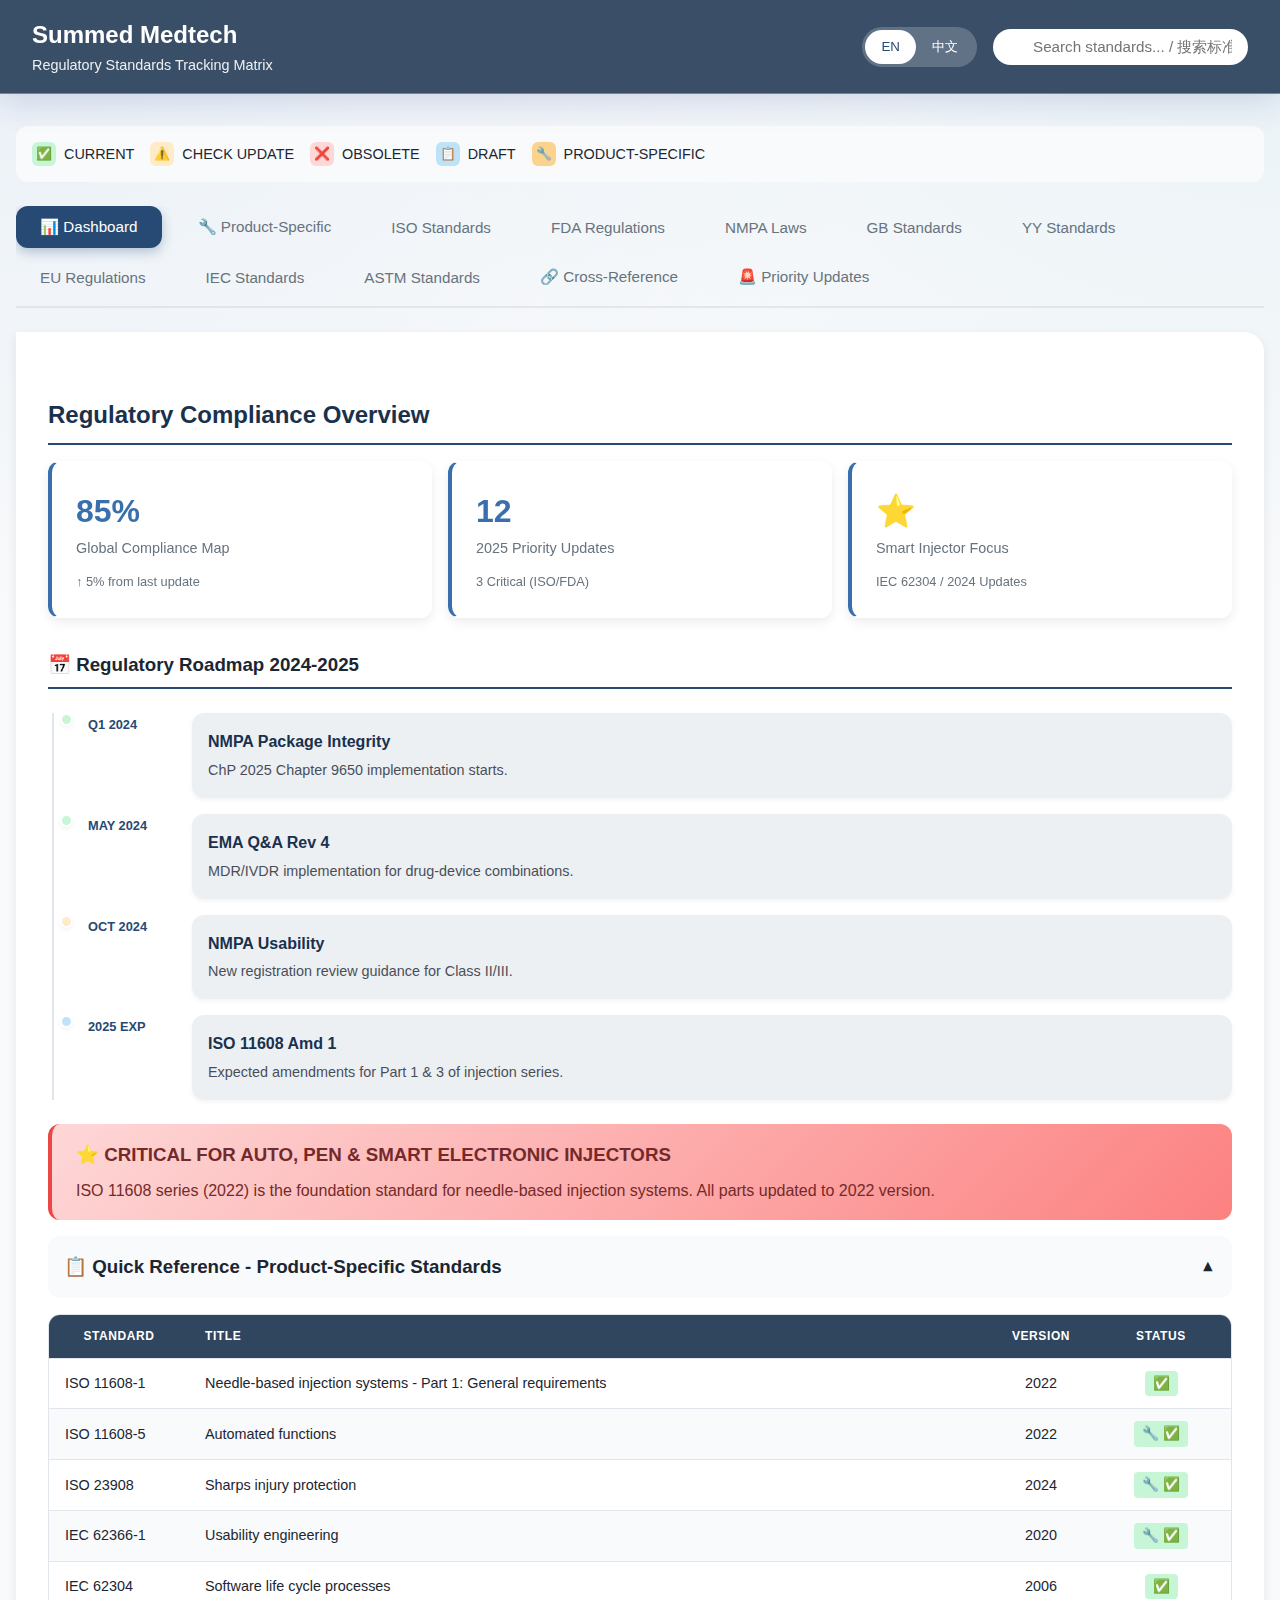
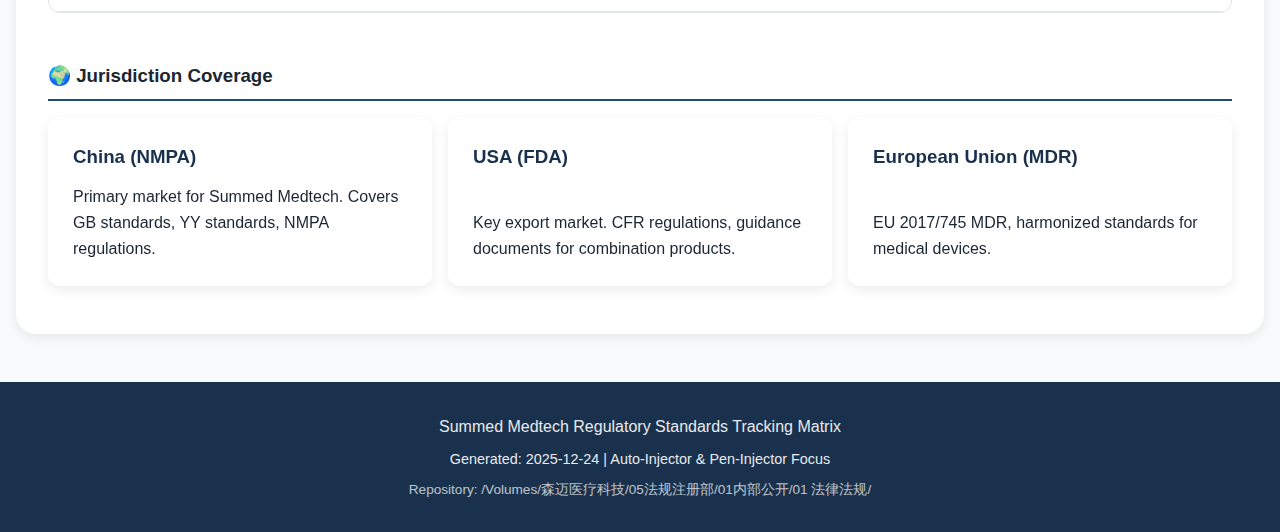
<file: index.html>
<!DOCTYPE html>
<html lang="en">

<head>
    <meta charset="UTF-8">
    <meta name="viewport" content="width=device-width, initial-scale=1.0">
    <meta name="description"
        content="Summed Medtech Regulatory Standards Tracking Matrix - Auto-Injector & Pen-Injector Compliance">
    <meta name="author" content="Summed Medtech">
    <title>Summed Medtech Regulatory Tracker | 森迈医疗科技 - 法规标准跟踪系统</title>

    <!-- External CSS -->
    <link rel="stylesheet" href="css/styles.css">
</head>

<body class="lang-en">

    <!-- ============================================
         HEADER
         ============================================ -->
    <header class="header">
        <div class="header-content">
            <div class="logo">
                <div>
                    <h1>
                        <span class="text-en">Summed Medtech</span>
                        <span class="text-cn">森迈医疗科技</span>
                    </h1>
                    <p>
                        <span class="text-en">Regulatory Standards Tracking Matrix</span>
                        <span class="text-cn">法规标准跟踪矩阵</span>
                    </p>
                </div>
            </div>
            <div class="header-controls">
                <!-- Language Toggle -->
                <div class="lang-toggle">
                    <button class="lang-btn active" data-lang="en">EN</button>
                    <button class="lang-btn" data-lang="cn">中文</button>
                </div>
                <!-- Search Box -->
                <div class="search-box">
                    <input type="text" id="searchInput" placeholder="Search standards... / 搜索标准..."
                        aria-label="Search standards">
                </div>
            </div>
        </div>
    </header>

    <!-- ============================================
         MAIN CONTAINER
         ============================================ -->
    <main class="container">

        <!-- Legend -->
        <div class="legend" role="region" aria-label="Status legend">
            <div class="legend-item">
                <span class="legend-icon status-current">✅</span>
                <span class="text-en">CURRENT</span>
                <span class="text-cn">最新版本</span>
            </div>
            <div class="legend-item">
                <span class="legend-icon status-check">⚠️</span>
                <span class="text-en">CHECK UPDATE</span>
                <span class="text-cn">需检查更新</span>
            </div>
            <div class="legend-item">
                <span class="legend-icon status-obsolete">❌</span>
                <span class="text-en">OBSOLETE</span>
                <span class="text-cn">已废止</span>
            </div>
            <div class="legend-item">
                <span class="legend-icon status-draft">📋</span>
                <span class="text-en">DRAFT</span>
                <span class="text-cn">草案</span>
            </div>
            <div class="legend-item">
                <span class="legend-icon status-critical">🔧</span>
                <span class="text-en">PRODUCT-SPECIFIC</span>
                <span class="text-cn">产品特定</span>
            </div>
        </div>

        <!-- Tab Navigation -->
        <nav class="tabs" role="tablist">
            <button class="tab-btn active" data-tab="dashboard" role="tab" aria-selected="true">
                <span class="text-en">📊 Dashboard</span>
                <span class="text-cn">📊 概览</span>
            </button>
            <button class="tab-btn" data-tab="product" role="tab" aria-selected="false">
                <span class="text-en">🔧 Product-Specific</span>
                <span class="text-cn">🔧 产品特定标准</span>
            </button>
            <button class="tab-btn" data-tab="iso" role="tab" aria-selected="false">
                <span class="text-en">ISO Standards</span>
                <span class="text-cn">ISO 标准</span>
            </button>
            <button class="tab-btn" data-tab="fda" role="tab" aria-selected="false">
                <span class="text-en">FDA Regulations</span>
                <span class="text-cn">FDA 法规</span>
            </button>
            <button class="tab-btn" data-tab="nmpa-laws" role="tab" aria-selected="false">
                <span class="text-en">NMPA Laws</span>
                <span class="text-cn">NMPA 法律</span>
            </button>
            <button class="tab-btn" data-tab="nmpa-gb" role="tab" aria-selected="false">
                <span class="text-en">GB Standards</span>
                <span class="text-cn">GB 标准</span>
            </button>
            <button class="tab-btn" data-tab="nmpa-yy" role="tab" aria-selected="false">
                <span class="text-en">YY Standards</span>
                <span class="text-cn">YY 标准</span>
            </button>
            <button class="tab-btn" data-tab="eu" role="tab" aria-selected="false">
                <span class="text-en">EU Regulations</span>
                <span class="text-cn">欧盟法规</span>
            </button>
            <button class="tab-btn" data-tab="iec" role="tab" aria-selected="false">
                <span class="text-en">IEC Standards</span>
                <span class="text-cn">IEC 标准</span>
            </button>
            <button class="tab-btn" data-tab="astm" role="tab" aria-selected="false">
                <span class="text-en">ASTM Standards</span>
                <span class="text-cn">ASTM 标准</span>
            </button>
            <button class="tab-btn" data-tab="cross-ref" role="tab" aria-selected="false">
                <span class="text-en">🔗 Cross-Reference</span>
                <span class="text-cn">🔗 对照表</span>
            </button>
            <button class="tab-btn" data-tab="priority" role="tab" aria-selected="false">
                <span class="text-en">🚨 Priority Updates</span>
                <span class="text-cn">🚨 优先更新</span>
            </button>
        </nav>

        <!-- ============================================
             DASHBOARD TAB
             ============================================ -->
        <div class="tab-content active" id="dashboard" role="tabpanel">
            <div class="section-header">
                <h2>
                    <span class="text-en">Regulatory Compliance Overview</span>
                    <span class="text-cn">法规合规概览</span>
                </h2>
            </div>

            <!-- Stats Highlights -->
            <div class="card-grid">
                <div class="card highlight-card">
                    <div class="card-number">85%</div>
                    <div class="card-label">
                        <span class="text-en">Global Compliance Map</span>
                        <span class="text-cn">全球合规覆盖</span>
                    </div>
                    <div class="card-footer">
                        <span class="text-en">↑ 5% from last update</span>
                        <span class="text-cn">↑ 较上次更新提升 5%</span>
                    </div>
                </div>
                <div class="card highlight-card">
                    <div class="card-number">12</div>
                    <div class="card-label">
                        <span class="text-en">2025 Priority Updates</span>
                        <span class="text-cn">2025 优先更新项</span>
                    </div>
                    <div class="card-footer">
                        <span class="text-en">3 Critical (ISO/FDA)</span>
                        <span class="text-cn">3 项关键 (ISO/FDA)</span>
                    </div>
                </div>
                <div class="card highlight-card">
                    <div class="card-number">⭐</div>
                    <div class="card-label">
                        <span class="text-en">Smart Injector Focus</span>
                        <span class="text-cn">智能注射器专题</span>
                    </div>
                    <div class="card-footer">
                        <span class="text-en">IEC 62304 / 2024 Updates</span>
                        <span class="text-cn">IEC 62304 / 2024 更新</span>
                    </div>
                </div>
            </div>

            <!-- Regulatory Timeline 2024-2025 -->
            <div class="section-header">
                <h3>
                    <span class="text-en">📅 Regulatory Roadmap 2024-2025</span>
                    <span class="text-cn">📅 法规路线图 2024-2025</span>
                </h3>
            </div>
            <div class="timeline-container">
                <div class="timeline-item">
                    <div class="timeline-dot status-current"></div>
                    <div class="timeline-date">Q1 2024</div>
                    <div class="timeline-content">
                        <strong>NMPA Package Integrity</strong>
                        <p class="text-en">ChP 2025 Chapter 9650 implementation starts.</p>
                        <p class="text-cn">《中国药典》2025版 9650章节开始实施。</p>
                    </div>
                </div>
                <div class="timeline-item">
                    <div class="timeline-dot status-current"></div>
                    <div class="timeline-date">MAY 2024</div>
                    <div class="timeline-content">
                        <strong>EMA Q&A Rev 4</strong>
                        <p class="text-en">MDR/IVDR implementation for drug-device combinations.</p>
                        <p class="text-cn">MDR/IVDR 药械组合产品实施问答第四版。</p>
                    </div>
                </div>
                <div class="timeline-item">
                    <div class="timeline-dot status-check"></div>
                    <div class="timeline-date">OCT 2024</div>
                    <div class="timeline-content">
                        <strong>NMPA Usability</strong>
                        <p class="text-en">New registration review guidance for Class II/III.</p>
                        <p class="text-cn">二/三类医疗器械可用性注册审查新指南。</p>
                    </div>
                </div>
                <div class="timeline-item">
                    <div class="timeline-dot status-draft"></div>
                    <div class="timeline-date">2025 EXP</div>
                    <div class="timeline-content">
                        <strong>ISO 11608 Amd 1</strong>
                        <p class="text-en">Expected amendments for Part 1 & 3 of injection series.</p>
                        <p class="text-cn">预计注射系列第1和第3部分的修订。</p>
                    </div>
                </div>
            </div>

            <!-- Critical Alert -->
            <div class="critical-alert" role="alert">
                <h3>
                    <span class="text-en">⭐ CRITICAL FOR AUTO, PEN & SMART ELECTRONIC INJECTORS</span>
                    <span class="text-cn">⭐ 自动、笔式及智能电子注射器关键标准</span>
                </h3>
                <p>
                    <span class="text-en">ISO 11608 series (2022) is the foundation standard for needle-based injection
                        systems. All parts updated to 2022 version.</span>
                    <span class="text-cn">ISO 11608 系列(2022)是基于针头的注射系统的基础标准。所有部分已更新至2022版本。</span>
                </p>
            </div>

            <!-- Quick Reference -->
            <div class="expandable open">
                <div class="expandable-header" role="button" tabindex="0" aria-expanded="true">
                    <h3>
                        <span class="text-en">📋 Quick Reference - Product-Specific Standards</span>
                        <span class="text-cn">📋 快速参考 - 产品特定标准</span>
                    </h3>
                    <span class="expandable-icon">▼</span>
                </div>
                <div class="expandable-content">
                    <div class="table-wrapper">
                        <table>
                            <thead>
                                <tr>
                                    <th><span class="text-en">Standard</span><span class="text-cn">标准号</span></th>
                                    <th><span class="text-en">Title</span><span class="text-cn">标题</span></th>
                                    <th><span class="text-en">Version</span><span class="text-cn">版本</span></th>
                                    <th><span class="text-en">Status</span><span class="text-cn">状态</span></th>
                                </tr>
                            </thead>
                            <tbody>
                                <tr>
                                    <td>ISO 11608-1</td>
                                    <td><span class="text-en">Needle-based injection systems - Part 1: General
                                            requirements</span><span class="text-cn">基于针头的注射系统 - 第1部分：通用要求</span></td>
                                    <td>2022</td>
                                    <td><span class="status-current">✅</span></td>
                                </tr>
                                <tr>
                                    <td>ISO 11608-5</td>
                                    <td><span class="text-en">Automated functions</span><span
                                            class="text-cn">自动化功能</span></td>
                                    <td>2022</td>
                                    <td><span class="status-current">🔧 ✅</span></td>
                                </tr>
                                <tr>
                                    <td>ISO 23908</td>
                                    <td><span class="text-en">Sharps injury protection</span><span
                                            class="text-cn">锐器伤害防护</span></td>
                                    <td>2024</td>
                                    <td><span class="status-current">🔧 ✅</span></td>
                                </tr>
                                <tr>
                                    <td>IEC 62366-1</td>
                                    <td><span class="text-en">Usability engineering</span><span
                                            class="text-cn">可用性工程</span></td>
                                    <td>2020</td>
                                    <td><span class="status-current">🔧 ✅</span></td>
                                </tr>
                                <tr>
                                    <td>IEC 62304</td>
                                    <td><span class="text-en">Software life cycle processes</span><span
                                            class="text-cn">软件生命周期过程</span></td>
                                    <td>2006</td>
                                    <td><span class="status-current">✅</span></td>
                                </tr>
                            </tbody>
                        </table>
                    </div>
                </div>
            </div>

            <!-- Jurisdiction Coverage -->
            <div class="section-header">
                <h3>
                    <span class="text-en">🌍 Jurisdiction Coverage</span>
                    <span class="text-cn">🌍 管辖范围覆盖</span>
                </h3>
            </div>
            <div class="card-grid">
                <div class="card">
                    <h3>
                        <span class="text-en">China (NMPA)</span>
                        <span class="text-cn">中国 (NMPA)</span>
                    </h3>
                    <p>
                        <span class="text-en">Primary market for Summed Medtech. Covers GB standards, YY standards, NMPA
                            regulations.</span>
                        <span class="text-cn">森迈医疗科技的主要市场。涵盖GB标准、YY标准、NMPA法规。</span>
                    </p>
                </div>
                <div class="card">
                    <h3>
                        <span class="text-en">USA (FDA)</span>
                        <span class="text-cn">美国 (FDA)</span>
                    </h3>
                    <p>
                        <span class="text-en">Key export market. CFR regulations, guidance documents for combination
                            products.</span>
                        <span class="text-cn">主要出口市场。CFR法规、组合产品指导文件。</span>
                    </p>
                </div>
                <div class="card">
                    <h3>
                        <span class="text-en">European Union (MDR)</span>
                        <span class="text-cn">欧盟 (MDR)</span>
                    </h3>
                    <p>
                        <span class="text-en">EU 2017/745 MDR, harmonized standards for medical devices.</span>
                        <span class="text-cn">EU 2017/745 MDR、医疗器械协调标准。</span>
                    </p>
                </div>
            </div>
        </div>

        <!-- ============================================
             PRODUCT-SPECIFIC TAB
             ============================================ -->
        <div class="tab-content" id="product" role="tabpanel">
            <div class="section-header">
                <h2>
                    <span class="text-en">🔧 Product-Specific Standards - Auto, Pen & Smart Electronic Injectors</span>
                    <span class="text-cn">🔧 产品特定标准 - 自动、笔式与智能电子注射器</span>
                </h2>
            </div>

            <p style="margin-bottom: 1.5rem;">
                <span class="text-en">These standards are specifically critical for Summed Medtech's auto-injector,
                    pen-injector, and smart electronic injector products.</span>
                <span class="text-cn">这些标准对森迈医疗科技的自动注射器、笔式注射器及智能电子注射器产品尤为重要。</span>
            </p>

            <!-- Tables will be dynamically generated by JavaScript -->
        </div>

        <!-- ============================================
             PLACEHOLDER TABS - Content populated by JavaScript
             ============================================ -->
        <div class="tab-content" id="iso" role="tabpanel">
            <div class="section-header">
                <h2><span class="text-en">ISO Standards</span><span class="text-cn">ISO 标准</span></h2>
            </div>
        </div>

        <div class="tab-content" id="fda" role="tabpanel">
            <div class="section-header">
                <h2><span class="text-en">FDA Regulations & Guidance</span><span class="text-cn">FDA 法规与指导文件</span></h2>
            </div>
        </div>

        <div class="tab-content" id="nmpa-laws" role="tabpanel">
            <div class="section-header">
                <h2><span class="text-en">NMPA Laws and Regulations</span><span class="text-cn">NMPA 法律法规</span></h2>
            </div>
        </div>

        <div class="tab-content" id="nmpa-gb" role="tabpanel">
            <div class="section-header">
                <h2><span class="text-en">GB Standards (National Standards)</span><span class="text-cn">GB 标准
                        (国家标准)</span></h2>
            </div>
        </div>

        <div class="tab-content" id="nmpa-yy" role="tabpanel">
            <div class="section-header">
                <h2><span class="text-en">YY Standards (Medical Device Industry Standards)</span><span
                        class="text-cn">YY 标准 (医疗器械行业标准)</span></h2>
            </div>
        </div>

        <div class="tab-content" id="eu" role="tabpanel">
            <div class="section-header">
                <h2><span class="text-en">EU/EMA Regulations</span><span class="text-cn">欧盟/EMA 法规</span></h2>
            </div>
        </div>

        <div class="tab-content" id="iec" role="tabpanel">
            <div class="section-header">
                <h2><span class="text-en">IEC Standards</span><span class="text-cn">IEC 标准</span></h2>
            </div>
        </div>

        <div class="tab-content" id="astm" role="tabpanel">
            <div class="section-header">
                <h2><span class="text-en">ASTM Standards</span><span class="text-cn">ASTM 标准</span></h2>
            </div>
        </div>

        <div class="tab-content" id="cross-ref" role="tabpanel">
            <div class="section-header">
                <h2>
                    <span class="text-en">Cross-Reference Table (Equivalent Standards Across Jurisdictions)</span>
                    <span class="text-cn">对照表 (各管辖区等同标准)</span>
                </h2>
            </div>
            <p style="margin-bottom: 1.5rem;">
                <span class="text-en">This table shows equivalent standards across different jurisdictions for easy
                    reference.</span>
                <span class="text-cn">此表显示不同管辖区的等同标准,便于参考。</span>
            </p>
            <div class="table-wrapper">
                <table id="crossRefTable">
                    <thead>
                        <tr>
                            <th><span class="text-en">Topic</span><span class="text-cn">主题</span></th>
                            <th><span class="text-en">NMPA/China</span><span class="text-cn">NMPA/中国</span></th>
                            <th>FDA</th>
                            <th><span class="text-en">EU/MDR</span><span class="text-cn">欧盟</span></th>
                            <th>ISO/IEC</th>
                        </tr>
                    </thead>
                    <tbody>
                        <!-- Populated by JavaScript from standards-data.js -->
                    </tbody>
                </table>
            </div>
        </div>

        <div class="tab-content" id="priority" role="tabpanel">
            <div class="section-header">
                <h2>
                    <span class="text-en">🚨 Priority Update Actions</span>
                    <span class="text-cn">🚨 优先更新行动</span>
                </h2>
            </div>
            <div id="priorityContainer">
                <!-- Populated by JavaScript from standards-data.js -->
            </div>
        </div>

    </main>

    <!-- ============================================
         FOOTER
         ============================================ -->
    <footer class="footer">
        <p>
            <span class="text-en">Summed Medtech Regulatory Standards Tracking Matrix</span>
            <span class="text-cn">森迈医疗科技法规标准跟踪矩阵</span>
        </p>
        <p style="font-size: 0.9rem; margin-top: 0.5rem;">
            <span class="text-en">Generated: 2025-12-24 | Auto-Injector & Pen-Injector Focus</span>
            <span class="text-cn">生成日期: 2025-12-24 | 自动注射器与笔式注射器重点</span>
        </p>
        <p style="font-size: 0.85rem; margin-top: 0.5rem; opacity: 0.7;">
            <span class="text-en">Repository: /Volumes/森迈医疗科技/05法规注册部/01内部公开/01 法律法规/</span>
            <span class="text-cn">存储位置: /Volumes/森迈医疗科技/05法规注册部/01内部公开/01 法律法规/</span>
        </p>
    </footer>

    <!-- Load Data First -->
    <script src="js/standards-data.js"></script>

    <!-- Load Main Script -->
    <script src="js/main.js"></script>

</body>

</html>
</file>
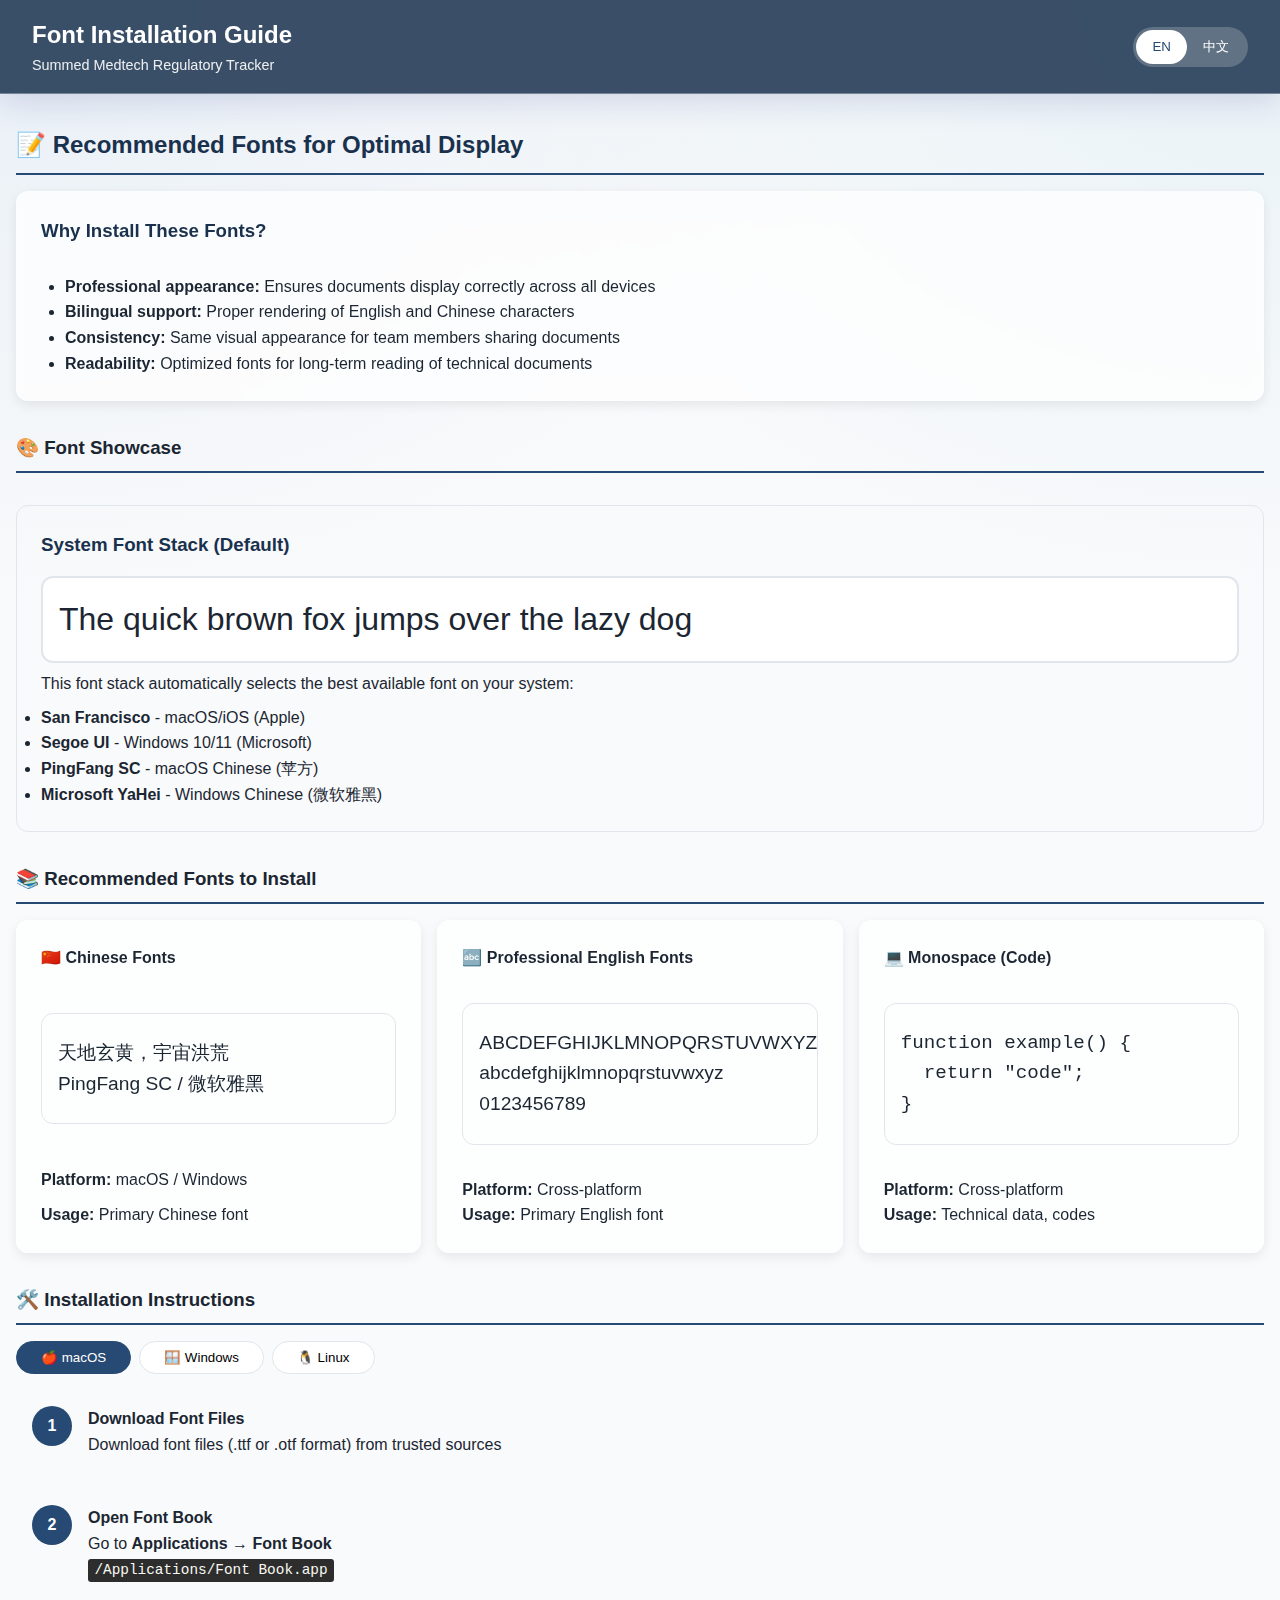
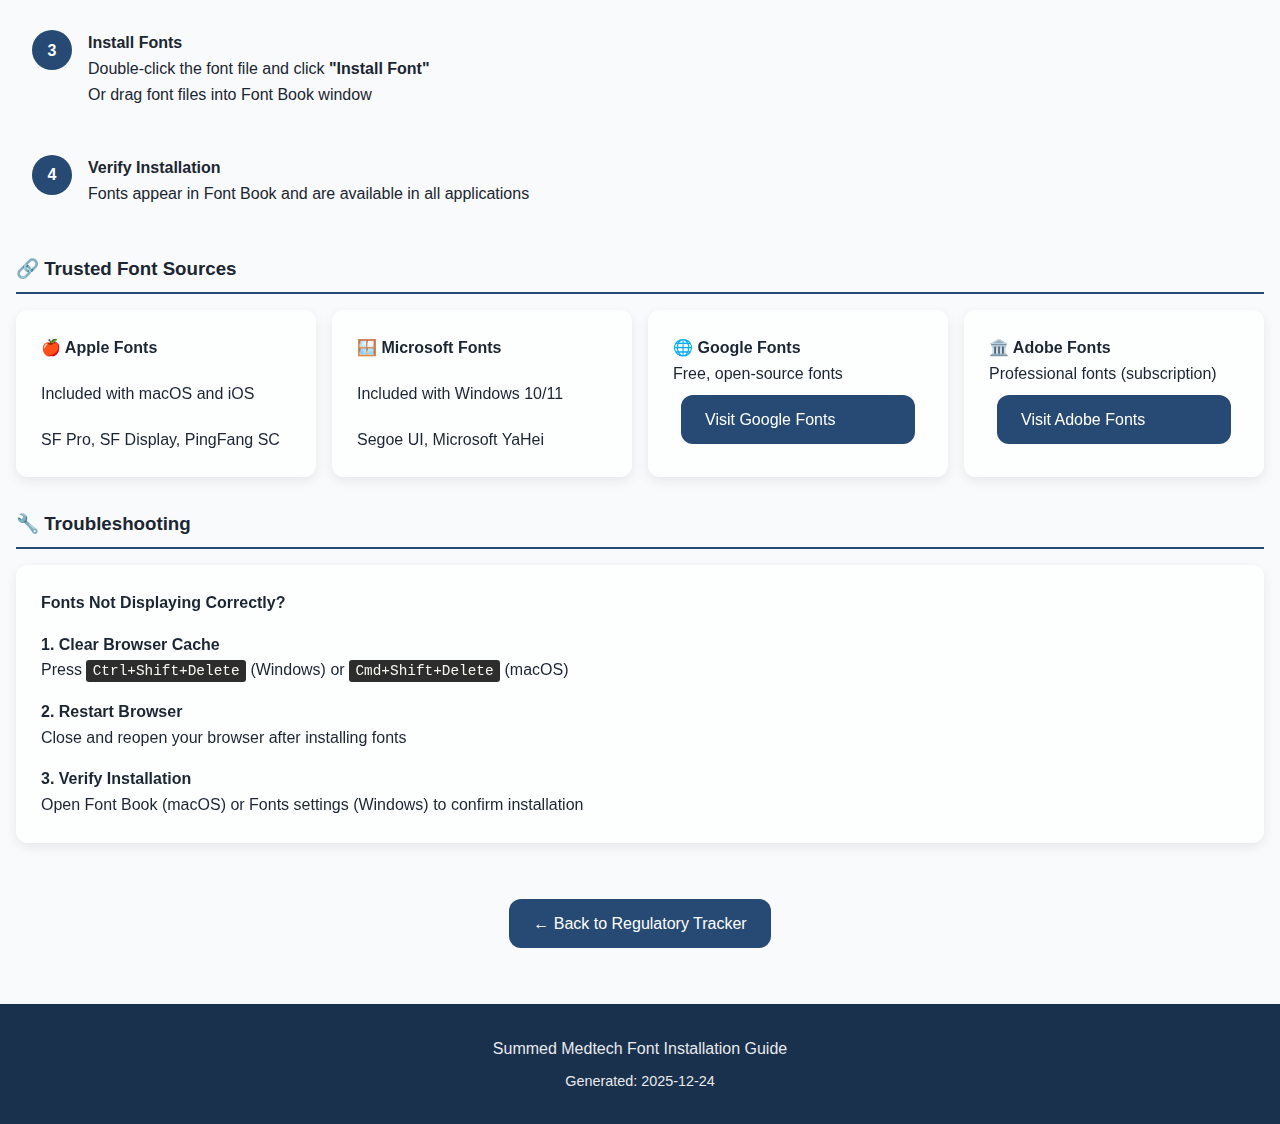
<file: font-guide.html>
<!DOCTYPE html>
<html lang="en">
<head>
    <meta charset="UTF-8">
    <meta name="viewport" content="width=device-width, initial-scale=1.0">
    <title>Font Installation Guide | 字体安装指南</title>
    <link rel="stylesheet" href="css/styles.css">
    <style>
        .font-showcase {
            font-size: 2rem;
            padding: 1rem;
            margin: 1rem 0;
            border: 2px solid var(--border);
            border-radius: var(--radius-md);
            background: white;
        }

        .font-sample {
            margin: 2rem 0;
            padding: 1.5rem;
            border: 1px solid var(--border);
            border-radius: var(--radius-md);
        }

        .font-sample h3 {
            color: var(--primary-dark);
            margin-bottom: 1rem;
        }

        .font-sample p {
            margin: 0.5rem 0;
        }

        .install-step {
            display: flex;
            gap: 1rem;
            margin: 1rem 0;
            padding: 1rem;
            background: var(--light);
            border-radius: var(--radius-md);
            align-items: flex-start;
        }

        .step-number {
            flex-shrink: 0;
            width: 40px;
            height: 40px;
            background: var(--primary);
            color: white;
            border-radius: 50%;
            display: flex;
            align-items: center;
            justify-content: center;
            font-weight: bold;
        }

        .step-content {
            flex: 1;
        }

        .os-tabs {
            display: flex;
            gap: 0.5rem;
            margin: 1rem 0;
        }

        .os-tab {
            padding: 0.5rem 1.5rem;
            border: 1px solid var(--border);
            background: white;
            border-radius: var(--radius-round);
            cursor: pointer;
            transition: all var(--transition-normal);
        }

        .os-tab.active {
            background: var(--primary);
            color: white;
            border-color: var(--primary);
        }

        .os-content {
            display: none;
        }

        .os-content.active {
            display: block;
        }

        code {
            background: #2d2d2d;
            color: #f8f8f2;
            padding: 0.2rem 0.4rem;
            border-radius: 3px;
            font-family: 'Monaco', 'Menlo', monospace;
            font-size: 0.9rem;
        }

        .download-link {
            display: inline-block;
            padding: 0.75rem 1.5rem;
            background: var(--primary);
            color: white;
            border-radius: var(--radius-md);
            text-decoration: none;
            margin: 0.5rem;
            transition: background var(--transition-normal);
        }

        .download-link:hover {
            background: var(--primary-dark);
        }
    </style>
</head>
<body class="lang-en">
    <!-- Header -->
    <header class="header">
        <div class="header-content">
            <div class="logo">
                <div>
                    <h1>
                        <span class="text-en">Font Installation Guide</span>
                        <span class="text-cn">字体安装指南</span>
                    </h1>
                    <p>
                        <span class="text-en">Summed Medtech Regulatory Tracker</span>
                        <span class="text-cn">森迈医疗科技法规标准跟踪系统</span>
                    </p>
                </div>
            </div>
            <div class="header-controls">
                <div class="lang-toggle">
                    <button class="lang-btn active" data-lang="en">EN</button>
                    <button class="lang-btn" data-lang="cn">中文</button>
                </div>
            </div>
        </div>
    </header>

    <!-- Main Container -->
    <main class="container">
        <!-- Language Toggle Script -->
        <script>
            const langBtns = document.querySelectorAll('.lang-btn');
            const body = document.body;

            langBtns.forEach(btn => {
                btn.addEventListener('click', () => {
                    const lang = btn.getAttribute('data-lang');
                    body.className = lang === 'cn' ? 'lang-cn' : 'lang-en';
                    langBtns.forEach(b => b.classList.remove('active'));
                    btn.classList.add('active');
                });
            });
        </script>

        <!-- Overview -->
        <div class="section-header">
            <h2>
                <span class="text-en">📝 Recommended Fonts for Optimal Display</span>
                <span class="text-cn">📝 推荐字体以获得最佳显示效果</span>
            </h2>
        </div>

        <div class="card">
            <h3>
                <span class="text-en">Why Install These Fonts?</span>
                <span class="text-cn">为什么要安装这些字体?</span>
            </h3>
            <ul style="margin-left: 1.5rem; margin-top: 1rem;">
                <li>
                    <span class="text-en"><strong>Professional appearance:</strong> Ensures documents display correctly across all devices</span>
                    <span class="text-cn"><strong>专业外观:</strong> 确保文档在所有设备上正确显示</span>
                </li>
                <li>
                    <span class="text-en"><strong>Bilingual support:</strong> Proper rendering of English and Chinese characters</span>
                    <span class="text-cn"><strong>双语支持:</strong> 正确渲染英文和中文字符</span>
                </li>
                <li>
                    <span class="text-en"><strong>Consistency:</strong> Same visual appearance for team members sharing documents</span>
                    <span class="text-cn"><strong>一致性:</strong> 团队成员共享文档时具有相同的视觉效果</span>
                </li>
                <li>
                    <span class="text-en"><strong>Readability:</strong> Optimized fonts for long-term reading of technical documents</span>
                    <span class="text-cn"><strong>可读性:</strong> 针对技术文档长期阅读优化的字体</span>
                </li>
            </ul>
        </div>

        <!-- Font Showcase -->
        <div class="section-header">
            <h3>
                <span class="text-en">🎨 Font Showcase</span>
                <span class="text-cn">🎨 字体展示</span>
            </h3>
        </div>

        <div class="font-sample">
            <h3>
                <span class="text-en">System Font Stack (Default)</span>
                <span class="text-cn">系统字体堆栈 (默认)</span>
            </h3>
            <p class="font-showcase" style="font-family: -apple-system, BlinkMacSystemFont, 'Segoe UI', 'PingFang SC', 'Hiragino Sans GB', 'Microsoft YaHei', sans-serif;">
                <span class="text-en">The quick brown fox jumps over the lazy dog</span>
                <span class="text-cn">天地玄黄，宇宙洪荒。日月盈昃，辰宿列张。</span>
            </p>
            <p>
                <span class="text-en">This font stack automatically selects the best available font on your system:</span>
                <span class="text-cn">此字体堆栈会自动选择您系统上可用的最佳字体:</span>
            </p>
            <ul>
                <li><strong>San Francisco</strong> - macOS/iOS (Apple)</li>
                <li><strong>Segoe UI</strong> - Windows 10/11 (Microsoft)</li>
                <li><strong>PingFang SC</strong> - macOS Chinese (苹方)</li>
                <li><strong>Microsoft YaHei</strong> - Windows Chinese (微软雅黑)</li>
            </ul>
        </div>

        <!-- Font Recommendations -->
        <div class="section-header">
            <h3>
                <span class="text-en">📚 Recommended Fonts to Install</span>
                <span class="text-cn">📚 推荐安装的字体</span>
            </h3>
        </div>

        <div class="card-grid">
            <!-- Chinese Fonts -->
            <div class="card">
                <h4>
                    <span class="text-en">🇨🇳 Chinese Fonts</span>
                    <span class="text-cn">🇨🇳 中文字体</span>
                </h4>
                <div class="font-sample" style="font-size: 1.2rem; padding: 1rem;">
                    <p style="font-family: 'PingFang SC', 'Microsoft YaHei', sans-serif;">
                        天地玄黄，宇宙洪荒<br>
                        PingFang SC / 微软雅黑
                    </p>
                </div>
                <p><strong>Platform:</strong> macOS / Windows</p>
                <p><strong>Usage:</strong> <span class="text-en">Primary Chinese font</span><span class="text-cn">主要中文字体</span></p>
            </div>

            <!-- Professional Fonts -->
            <div class="card">
                <h4>
                    <span class="text-en">🔤 Professional English Fonts</span>
                    <span class="text-cn">🔤 专业英文字体</span>
                </h4>
                <div class="font-sample" style="font-size: 1.2rem; padding: 1rem;">
                    <p style="font-family: -apple-system, BlinkMacSystemFont, sans-serif;">
                        ABCDEFGHIJKLMNOPQRSTUVWXYZ<br>
                        abcdefghijklmnopqrstuvwxyz<br>
                        0123456789
                    </p>
                </div>
                <p><strong>Platform:</strong> Cross-platform</p>
                <p><strong>Usage:</strong> <span class="text-en">Primary English font</span><span class="text-cn">主要英文字体</span></p>
            </div>

            <!-- Monospace Fonts -->
            <div class="card">
                <h4>
                    <span class="text-en">💻 Monospace (Code)</span>
                    <span class="text-cn">💻 等宽字体 (代码)</span>
                </h4>
                <div class="font-sample" style="font-size: 1.2rem; padding: 1rem;">
                    <p style="font-family: 'Monaco', 'Menlo', 'Consolas', monospace;">
                        function example() {<br>
                        &nbsp;&nbsp;return "code";<br>
                        }
                    </p>
                </div>
                <p><strong>Platform:</strong> Cross-platform</p>
                <p><strong>Usage:</strong> <span class="text-en">Technical data, codes</span><span class="text-cn">技术数据、代码</span></p>
            </div>
        </div>

        <!-- Installation Instructions -->
        <div class="section-header">
            <h3>
                <span class="text-en">🛠️ Installation Instructions</span>
                <span class="text-cn">🛠️ 安装说明</span>
            </h3>
        </div>

        <!-- OS Selection Tabs -->
        <div class="os-tabs">
            <button class="os-tab active" data-os="macos">
                <span class="text-en">🍎 macOS</span>
                <span class="text-cn">🍎 macOS</span>
            </button>
            <button class="os-tab" data-os="windows">
                <span class="text-en">🪟 Windows</span>
                <span class="text-cn">🪟 Windows</span>
            </button>
            <button class="os-tab" data-os="linux">
                <span class="text-en">🐧 Linux</span>
                <span class="text-cn">🐧 Linux</span>
            </button>
        </div>

        <!-- macOS Instructions -->
        <div class="os-content active" id="macos">
            <div class="install-step">
                <div class="step-number">1</div>
                <div class="step-content">
                    <h4>
                        <span class="text-en">Download Font Files</span>
                        <span class="text-cn">下载字体文件</span>
                    </h4>
                    <p>
                        <span class="text-en">Download font files (.ttf or .otf format) from trusted sources</span>
                        <span class="text-cn">从可信来源下载字体文件(.ttf或.otf格式)</span>
                    </p>
                </div>
            </div>

            <div class="install-step">
                <div class="step-number">2</div>
                <div class="step-content">
                    <h4>
                        <span class="text-en">Open Font Book</span>
                        <span class="text-cn">打开"字体册"应用</span>
                    </h4>
                    <p>
                        <span class="text-en">Go to <strong>Applications → Font Book</strong></span>
                        <span class="text-cn">前往 <strong>应用程序 → 字体册</strong></span>
                    </p>
                    <p><code>/Applications/Font Book.app</code></p>
                </div>
            </div>

            <div class="install-step">
                <div class="step-number">3</div>
                <div class="step-content">
                    <h4>
                        <span class="text-en">Install Fonts</span>
                        <span class="text-cn">安装字体</span>
                    </h4>
                    <p>
                        <span class="text-en">Double-click the font file and click <strong>"Install Font"</strong></span>
                        <span class="text-cn">双击字体文件,然后点击 <strong>"安装字体"</strong></span>
                    </p>
                    <p>
                        <span class="text-en">Or drag font files into Font Book window</span>
                        <span class="text-cn">或将字体文件拖入字体册窗口</span>
                    </p>
                </div>
            </div>

            <div class="install-step">
                <div class="step-number">4</div>
                <div class="step-content">
                    <h4>
                        <span class="text-en">Verify Installation</span>
                        <span class="text-cn">验证安装</span>
                    </h4>
                    <p>
                        <span class="text-en">Fonts appear in Font Book and are available in all applications</span>
                        <span class="text-cn">字体将出现在字体册中,并可在所有应用中使用</span>
                    </p>
                </div>
            </div>
        </div>

        <!-- Windows Instructions -->
        <div class="os-content" id="windows">
            <div class="install-step">
                <div class="step-number">1</div>
                <div class="step-content">
                    <h4>
                        <span class="text-en">Download Font Files</span>
                        <span class="text-cn">下载字体文件</span>
                    </h4>
                    <p>
                        <span class="text-en">Download font files (.ttf or .otf format)</span>
                        <span class="text-cn">下载字体文件(.ttf或.otf格式)</span>
                    </p>
                </div>
            </div>

            <div class="install-step">
                <div class="step-number">2</div>
                <div class="step-content">
                    <h4>
                        <span class="text-en">Extract Files (if zipped)</span>
                        <span class="text-cn">解压文件 (如果是压缩包)</span>
                    </h4>
                    <p>
                        <span class="text-en">Right-click → <strong>"Extract All"</strong></span>
                        <span class="text-cn">右键点击 → <strong>"全部解压"</strong></span>
                    </p>
                </div>
            </div>

            <div class="install-step">
                <div class="step-number">3</div>
                <div class="step-content">
                    <h4>
                        <span class="text-en">Open Font Folder</span>
                        <span class="text-cn">打开字体文件夹</span>
                    </h4>
                    <p>
                        <span class="text-en">Go to: <code>C:\Windows\Fonts</code></span>
                        <span class="text-cn">前往: <code>C:\Windows\Fonts</code></span>
                    </p>
                    <p>
                        <span class="text-en">Or: <strong>Settings → Personalization → Fonts</strong></span>
                        <span class="text-cn">或: <strong>设置 → 个性化 → 字体</strong></span>
                    </p>
                </div>
            </div>

            <div class="install-step">
                <div class="step-number">4</div>
                <div class="step-content">
                    <h4>
                        <span class="text-en">Install Fonts</span>
                        <span class="text-cn">安装字体</span>
                    </h4>
                    <p>
                        <span class="text-en">Right-click font file → <strong>"Install"</strong> or <strong>"Install for All Users"</strong></span>
                        <span class="text-cn">右键点击字体文件 → <strong>"安装"</strong> 或 <strong>"为所有用户安装"</strong></span>
                    </p>
                    <p>
                        <span class="text-en">Or drag and drop into Fonts folder</span>
                        <span class="text-cn">或拖放到字体文件夹中</span>
                    </p>
                </div>
            </div>
        </div>

        <!-- Linux Instructions -->
        <div class="os-content" id="linux">
            <div class="install-step">
                <div class="step-number">1</div>
                <div class="step-content">
                    <h4>
                        <span class="text-en">Download Font Files</span>
                        <span class="text-cn">下载字体文件</span>
                    </h4>
                    <p>
                        <span class="text-en">Download font files (.ttf or .otf format)</span>
                        <span class="text-cn">下载字体文件(.ttf或.otf格式)</span>
                    </p>
                </div>
            </div>

            <div class="install-step">
                <div class="step-number">2</div>
                <div class="step-content">
                    <h4>
                        <span class="text-en">Create Fonts Directory (if needed)</span>
                        <span class="text-cn">创建字体目录 (如果需要)</span>
                    </h4>
                    <p><code>mkdir -p ~/.local/share/fonts</code></p>
                    <p>
                        <span class="text-en">Or for system-wide: <code>/usr/share/fonts</code></span>
                        <span class="text-cn">或全系统安装: <code>/usr/share/fonts</code></span>
                    </p>
                </div>
            </div>

            <div class="install-step">
                <div class="step-number">3</div>
                <div class="step-content">
                    <h4>
                        <span class="text-en">Copy Font Files</span>
                        <span class="text-cn">复制字体文件</span>
                    </h4>
                    <p><code>cp *.ttf ~/.local/share/fonts/</code></p>
                </div>
            </div>

            <div class="install-step">
                <div class="step-number">4</div>
                <div class="step-content">
                    <h4>
                        <span class="text-en">Update Font Cache</span>
                        <span class="text-cn">更新字体缓存</span>
                    </h4>
                    <p><code>fc-cache -f -v</code></p>
                </div>
            </div>
        </div>

        <!-- OS Tab Script -->
        <script>
            const osTabs = document.querySelectorAll('.os-tab');
            const osContents = document.querySelectorAll('.os-content');

            osTabs.forEach(tab => {
                tab.addEventListener('click', () => {
                    const os = tab.getAttribute('data-os');

                    osTabs.forEach(t => t.classList.remove('active'));
                    osContents.forEach(c => c.classList.remove('active'));

                    tab.classList.add('active');
                    document.getElementById(os).classList.add('active');
                });
            });
        </script>

        <!-- Font Sources -->
        <div class="section-header">
            <h3>
                <span class="text-en">🔗 Trusted Font Sources</span>
                <span class="text-cn">🔗 可信字体来源</span>
            </h3>
        </div>

        <div class="card-grid">
            <div class="card">
                <h4>
                    <span class="text-en">🍎 Apple Fonts</span>
                    <span class="text-cn">🍎 Apple 字体</span>
                </h4>
                <p>
                    <span class="text-en">Included with macOS and iOS</span>
                    <span class="text-cn">随 macOS 和 iOS 提供</span>
                </p>
                <p>
                    <span class="text-en">SF Pro, SF Display, PingFang SC</span>
                    <span class="text-cn">SF Pro、SF Display、苹方</span>
                </p>
            </div>

            <div class="card">
                <h4>
                    <span class="text-en">🪟 Microsoft Fonts</span>
                    <span class="text-cn">🪟 Microsoft 字体</span>
                </h4>
                <p>
                    <span class="text-en">Included with Windows 10/11</span>
                    <span class="text-cn">随 Windows 10/11 提供</span>
                </p>
                <p>
                    <span class="text-en">Segoe UI, Microsoft YaHei</span>
                    <span class="text-cn">Segoe UI、微软雅黑</span>
                </p>
            </div>

            <div class="card">
                <h4>
                    <span class="text-en">🌐 Google Fonts</span>
                    <span class="text-cn">🌐 Google 字体</span>
                </h4>
                <p>
                    <span class="text-en">Free, open-source fonts</span>
                    <span class="text-cn">免费开源字体</span>
                </p>
                <a href="https://fonts.google.com/" target="_blank" class="download-link">Visit Google Fonts</a>
            </div>

            <div class="card">
                <h4>
                    <span class="text-en">🏛️ Adobe Fonts</span>
                    <span class="text-cn">🏛️ Adobe 字体</span>
                </h4>
                <p>
                    <span class="text-en">Professional fonts (subscription)</span>
                    <span class="text-cn">专业字体 (订阅)</span>
                </p>
                <a href="https://fonts.adobe.com/" target="_blank" class="download-link">Visit Adobe Fonts</a>
            </div>
        </div>

        <!-- Troubleshooting -->
        <div class="section-header">
            <h3>
                <span class="text-en">🔧 Troubleshooting</span>
                <span class="text-cn">🔧 故障排除</span>
            </h3>
        </div>

        <div class="card">
            <h4>
                <span class="text-en">Fonts Not Displaying Correctly?</span>
                <span class="text-cn">字体显示不正确?</span>
            </h4>

            <div style="margin-top: 1rem;">
                <p><strong>
                    <span class="text-en">1. Clear Browser Cache</span>
                    <span class="text-cn">1. 清除浏览器缓存</span>
                </strong></p>
                <p>
                    <span class="text-en">Press <code>Ctrl+Shift+Delete</code> (Windows) or <code>Cmd+Shift+Delete</code> (macOS)</span>
                    <span class="text-cn">按 <code>Ctrl+Shift+Delete</code> (Windows) 或 <code>Cmd+Shift+Delete</code> (macOS)</span>
                </p>
            </div>

            <div style="margin-top: 1rem;">
                <p><strong>
                    <span class="text-en">2. Restart Browser</span>
                    <span class="text-cn">2. 重启浏览器</span>
                </strong></p>
                <p>
                    <span class="text-en">Close and reopen your browser after installing fonts</span>
                    <span class="text-cn">安装字体后关闭并重新打开浏览器</span>
                </p>
            </div>

            <div style="margin-top: 1rem;">
                <p><strong>
                    <span class="text-en">3. Verify Installation</span>
                    <span class="text-cn">3. 验证安装</span>
                </strong></p>
                <p>
                    <span class="text-en">Open Font Book (macOS) or Fonts settings (Windows) to confirm installation</span>
                    <span class="text-cn">打开字体册 (macOS) 或字体设置 (Windows) 确认安装</span>
                </p>
            </div>
        </div>

        <!-- Back Link -->
        <div style="text-align: center; margin: 3rem 0;">
            <a href="index.html" class="download-link">
                <span class="text-en">← Back to Regulatory Tracker</span>
                <span class="text-cn">← 返回法规标准跟踪系统</span>
            </a>
        </div>

    </main>

    <!-- Footer -->
    <footer class="footer">
        <p>
            <span class="text-en">Summed Medtech Font Installation Guide</span>
            <span class="text-cn">森迈医疗科技字体安装指南</span>
        </p>
        <p style="font-size: 0.9rem; margin-top: 0.5rem;">
            <span class="text-en">Generated: 2025-12-24</span>
            <span class="text-cn">生成日期: 2025-12-24</span>
        </p>
    </footer>

</body>
</html>
</file>
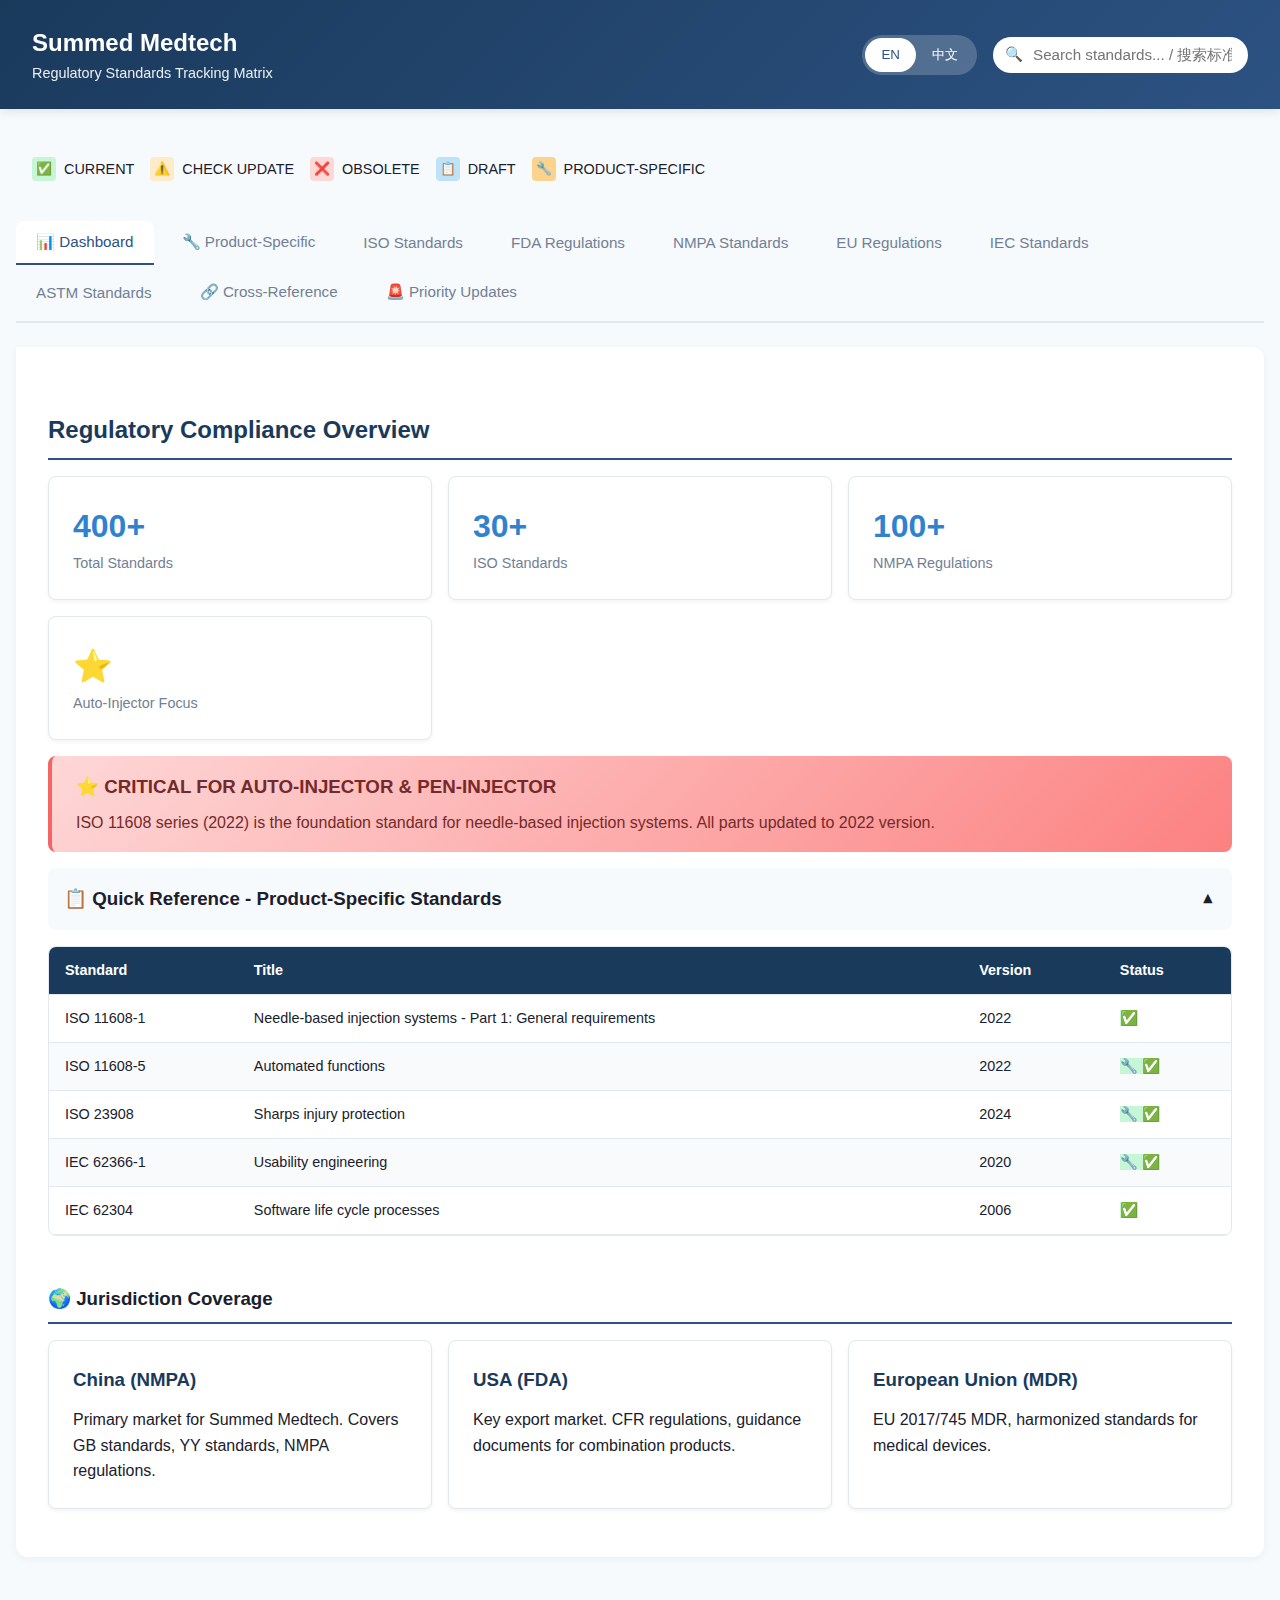
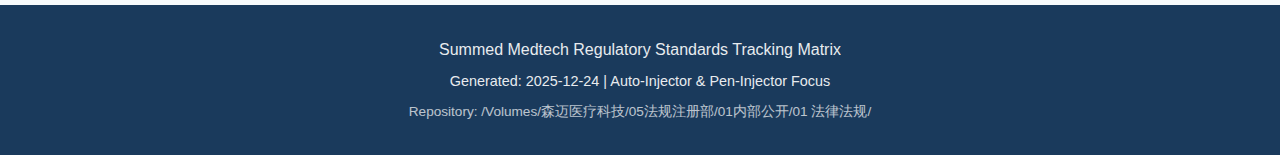
<file: summed_medtech_regulatory_tracker.html>
<!DOCTYPE html>
<html lang="en">
<head>
    <meta charset="UTF-8">
    <meta name="viewport" content="width=device-width, initial-scale=1.0">
    <title>Summed Medtech - Regulatory Standards Tracker | 森迈医疗科技 - 法规标准跟踪系统</title>
    <style>
        :root {
            --primary-dark: #1a3a5c;
            --primary: #2c5282;
            --primary-light: #3182ce;
            --accent: #63b3ed;
            --success: #48bb78;
            --warning: #ed8936;
            --danger: #f56565;
            --info: #4299e1;
            --light: #f7fafc;
            --dark: #1a202c;
            --gray: #718096;
            --border: #e2e8f0;
        }

        * {
            margin: 0;
            padding: 0;
            box-sizing: border-box;
        }

        body {
            font-family: -apple-system, BlinkMacSystemFont, 'Segoe UI', 'PingFang SC', 'Hiragino Sans GB', 'Microsoft YaHei', sans-serif;
            line-height: 1.6;
            color: var(--dark);
            background: var(--light);
        }

        /* Header */
        .header {
            background: linear-gradient(135deg, var(--primary-dark) 0%, var(--primary) 100%);
            color: white;
            padding: 1.5rem 2rem;
            box-shadow: 0 2px 10px rgba(0,0,0,0.1);
            position: sticky;
            top: 0;
            z-index: 1000;
        }

        .header-content {
            max-width: 1400px;
            margin: 0 auto;
            display: flex;
            justify-content: space-between;
            align-items: center;
            flex-wrap: wrap;
            gap: 1rem;
        }

        .logo {
            display: flex;
            align-items: center;
            gap: 1rem;
        }

        .logo h1 {
            font-size: 1.5rem;
            font-weight: 600;
        }

        .logo p {
            font-size: 0.9rem;
            opacity: 0.9;
        }

        .header-controls {
            display: flex;
            gap: 1rem;
            align-items: center;
            flex-wrap: wrap;
        }

        /* Language Toggle */
        .lang-toggle {
            display: flex;
            background: rgba(255,255,255,0.2);
            border-radius: 20px;
            padding: 3px;
        }

        .lang-btn {
            background: transparent;
            border: none;
            color: white;
            padding: 0.5rem 1rem;
            border-radius: 17px;
            cursor: pointer;
            transition: all 0.3s;
            font-weight: 500;
        }

        .lang-btn.active {
            background: white;
            color: var(--primary);
        }

        .lang-btn:hover {
            background: rgba(255,255,255,0.3);
        }

        .lang-btn.active:hover {
            background: white;
        }

        /* Search Box */
        .search-box {
            position: relative;
            flex: 1;
            max-width: 400px;
            min-width: 200px;
        }

        .search-box input {
            width: 100%;
            padding: 0.6rem 1rem 0.6rem 2.5rem;
            border: none;
            border-radius: 20px;
            font-size: 0.95rem;
        }

        .search-box::before {
            content: "🔍";
            position: absolute;
            left: 12px;
            top: 50%;
            transform: translateY(-50%);
            font-size: 0.9rem;
        }

        /* Main Container */
        .container {
            max-width: 1400px;
            margin: 2rem auto;
            padding: 0 1rem;
        }

        /* Tab Navigation */
        .tabs {
            display: flex;
            flex-wrap: wrap;
            gap: 0.5rem;
            margin-bottom: 1.5rem;
            border-bottom: 2px solid var(--border);
            padding-bottom: 0.5rem;
            overflow-x: auto;
            -webkit-overflow-scrolling: touch;
        }

        .tab-btn {
            background: transparent;
            border: none;
            padding: 0.75rem 1.25rem;
            cursor: pointer;
            font-size: 0.95rem;
            font-weight: 500;
            color: var(--gray);
            border-radius: 8px 8px 0 0;
            transition: all 0.3s;
            white-space: nowrap;
            position: relative;
        }

        .tab-btn:hover {
            background: rgba(44, 82, 130, 0.1);
            color: var(--primary);
        }

        .tab-btn.active {
            color: var(--primary);
            background: white;
        }

        .tab-btn.active::after {
            content: '';
            position: absolute;
            bottom: -2px;
            left: 0;
            right: 0;
            height: 2px;
            background: var(--primary);
        }

        /* Tab Content */
        .tab-content {
            display: none;
            background: white;
            border-radius: 0 12px 12px 12px;
            padding: 2rem;
            box-shadow: 0 2px 8px rgba(0,0,0,0.05);
            animation: fadeIn 0.3s ease;
        }

        .tab-content.active {
            display: block;
        }

        @keyframes fadeIn {
            from { opacity: 0; transform: translateY(10px); }
            to { opacity: 1; transform: translateY(0); }
        }

        /* Legend */
        .legend {
            display: flex;
            flex-wrap: wrap;
            gap: 1rem;
            padding: 1rem;
            background: var(--light);
            border-radius: 8px;
            margin-bottom: 1.5rem;
        }

        .legend-item {
            display: flex;
            align-items: center;
            gap: 0.5rem;
            font-size: 0.9rem;
        }

        .legend-icon {
            width: 24px;
            height: 24px;
            border-radius: 4px;
            display: flex;
            align-items: center;
            justify-content: center;
            font-size: 0.8rem;
        }

        /* Status Badges */
        .status-current { background: #c6f6d5; color: #22543d; }
        .status-check { background: #feebc8; color: #7c2d12; }
        .status-obsolete { background: #fed7d7; color: #742a2a; }
        .status-draft { background: #bee3f8; color: #2a4365; }
        .status-critical { background: #fbd38d; color: #744210; }

        /* Tables */
        .table-wrapper {
            overflow-x: auto;
            margin: 1rem 0;
            border-radius: 8px;
            border: 1px solid var(--border);
        }

        table {
            width: 100%;
            border-collapse: collapse;
            font-size: 0.9rem;
        }

        th, td {
            padding: 0.75rem 1rem;
            text-align: left;
            border-bottom: 1px solid var(--border);
        }

        th {
            background: var(--primary-dark);
            color: white;
            font-weight: 600;
            position: sticky;
            top: 0;
            white-space: nowrap;
        }

        tr:hover {
            background: var(--light);
        }

        tr:nth-child(even) {
            background: #f8fafc;
        }

        tr:nth-child(even):hover {
            background: var(--light);
        }

        /* Links */
        a {
            color: var(--primary-light);
            text-decoration: none;
            transition: color 0.2s;
        }

        a:hover {
            color: var(--primary);
            text-decoration: underline;
        }

        /* Section Headers */
        .section-header {
            display: flex;
            justify-content: space-between;
            align-items: center;
            margin: 2rem 0 1rem 0;
            padding-bottom: 0.5rem;
            border-bottom: 2px solid var(--primary);
            flex-wrap: wrap;
            gap: 1rem;
        }

        .section-header h2 {
            color: var(--primary-dark);
            font-size: 1.5rem;
        }

        /* Critical Alert */
        .critical-alert {
            background: linear-gradient(135deg, #fed7d7 0%, #fc8181 100%);
            border-left: 4px solid var(--danger);
            padding: 1rem 1.5rem;
            border-radius: 8px;
            margin: 1rem 0;
        }

        .critical-alert h3 {
            color: #742a2a;
            margin-bottom: 0.5rem;
        }

        .critical-alert p {
            color: #742a2a;
        }

        /* Priority List */
        .priority-item {
            display: flex;
            align-items: center;
            gap: 1rem;
            padding: 0.75rem;
            background: white;
            border-left: 4px solid;
            margin-bottom: 0.5rem;
            border-radius: 4px;
        }

        .priority-high {
            border-color: var(--danger);
            background: #fff5f5;
        }

        .priority-medium {
            border-color: var(--warning);
            background: #fffaf0;
        }

        /* Filter Buttons */
        .filter-bar {
            display: flex;
            flex-wrap: wrap;
            gap: 0.5rem;
            margin: 1rem 0;
        }

        .filter-btn {
            padding: 0.5rem 1rem;
            border: 1px solid var(--border);
            background: white;
            border-radius: 20px;
            cursor: pointer;
            font-size: 0.85rem;
            transition: all 0.3s;
        }

        .filter-btn:hover {
            background: var(--light);
        }

        .filter-btn.active {
            background: var(--primary);
            color: white;
            border-color: var(--primary);
        }

        /* Cards */
        .card-grid {
            display: grid;
            grid-template-columns: repeat(auto-fit, minmax(300px, 1fr));
            gap: 1rem;
            margin: 1rem 0;
        }

        .card {
            background: white;
            border: 1px solid var(--border);
            border-radius: 8px;
            padding: 1.5rem;
            box-shadow: 0 2px 4px rgba(0,0,0,0.05);
        }

        .card h3 {
            color: var(--primary-dark);
            margin-bottom: 0.75rem;
        }

        .card-number {
            font-size: 2rem;
            font-weight: 700;
            color: var(--primary-light);
        }

        .card-label {
            color: var(--gray);
            font-size: 0.9rem;
        }

        /* Expandable Sections */
        .expandable {
            margin: 1rem 0;
        }

        .expandable-header {
            display: flex;
            justify-content: space-between;
            align-items: center;
            padding: 1rem;
            background: var(--light);
            border-radius: 8px;
            cursor: pointer;
            user-select: none;
        }

        .expandable-header:hover {
            background: #edf2f7;
        }

        .expandable-content {
            max-height: 0;
            overflow: hidden;
            transition: max-height 0.3s ease;
        }

        .expandable.open .expandable-content {
            max-height: 5000px;
        }

        .expandable-icon {
            transition: transform 0.3s;
        }

        .expandable.open .expandable-icon {
            transform: rotate(180deg);
        }

        /* Footer */
        .footer {
            background: var(--primary-dark);
            color: white;
            padding: 2rem;
            text-align: center;
            margin-top: 3rem;
        }

        .footer p {
            opacity: 0.9;
        }

        /* Mobile Responsive */
        @media (max-width: 768px) {
            .header {
                padding: 1rem;
            }

            .logo h1 {
                font-size: 1.2rem;
            }

            .logo p {
                font-size: 0.8rem;
            }

            .header-controls {
                width: 100%;
                justify-content: center;
            }

            .search-box {
                width: 100%;
                max-width: none;
            }

            .tabs {
                gap: 0.25rem;
            }

            .tab-btn {
                padding: 0.6rem 0.8rem;
                font-size: 0.85rem;
            }

            .tab-content {
                padding: 1rem;
            }

            .legend {
                gap: 0.5rem;
            }

            .legend-item {
                font-size: 0.8rem;
            }

            table {
                font-size: 0.8rem;
            }

            th, td {
                padding: 0.5rem;
            }

            .section-header {
                flex-direction: column;
                align-items: flex-start;
            }

            .card-grid {
                grid-template-columns: 1fr;
            }
        }

        @media (max-width: 480px) {
            .tab-btn {
                padding: 0.5rem 0.6rem;
                font-size: 0.75rem;
            }
        }

        /* Utility Classes */
        .hidden {
            display: none !important;
        }

        .highlight {
            background: yellow;
            padding: 2px 4px;
            border-radius: 2px;
        }

        .text-cn {
            display: none;
        }

        body.lang-cn .text-en {
            display: none;
        }

        body.lang-cn .text-cn {
            display: inline;
        }

        /* Print Styles */
        @media print {
            .header, .tabs, .filter-bar, .footer {
                display: none;
            }

            .tab-content {
                display: block !important;
            }

            table {
                page-break-inside: auto;
            }

            tr {
                page-break-inside: avoid;
            }
        }
    </style>
</head>
<body class="lang-en">
    <!-- Header -->
    <header class="header">
        <div class="header-content">
            <div class="logo">
                <div>
                    <h1>
                        <span class="text-en">Summed Medtech</span>
                        <span class="text-cn">森迈医疗科技</span>
                    </h1>
                    <p>
                        <span class="text-en">Regulatory Standards Tracking Matrix</span>
                        <span class="text-cn">法规标准跟踪矩阵</span>
                    </p>
                </div>
            </div>
            <div class="header-controls">
                <div class="lang-toggle">
                    <button class="lang-btn active" data-lang="en">EN</button>
                    <button class="lang-btn" data-lang="cn">中文</button>
                </div>
                <div class="search-box">
                    <input type="text" id="searchInput" placeholder="Search standards... / 搜索标准...">
                </div>
            </div>
        </div>
    </header>

    <!-- Main Container -->
    <div class="container">
        <!-- Legend -->
        <div class="legend">
            <div class="legend-item">
                <span class="legend-icon status-current">✅</span>
                <span class="text-en">CURRENT</span>
                <span class="text-cn">最新版本</span>
            </div>
            <div class="legend-item">
                <span class="legend-icon status-check">⚠️</span>
                <span class="text-en">CHECK UPDATE</span>
                <span class="text-cn">需检查更新</span>
            </div>
            <div class="legend-item">
                <span class="legend-icon status-obsolete">❌</span>
                <span class="text-en">OBSOLETE</span>
                <span class="text-cn">已废止</span>
            </div>
            <div class="legend-item">
                <span class="legend-icon status-draft">📋</span>
                <span class="text-en">DRAFT</span>
                <span class="text-cn">草案</span>
            </div>
            <div class="legend-item">
                <span class="legend-icon status-critical">🔧</span>
                <span class="text-en">PRODUCT-SPECIFIC</span>
                <span class="text-cn">产品特定</span>
            </div>
        </div>

        <!-- Tabs -->
        <div class="tabs">
            <button class="tab-btn active" data-tab="dashboard">
                <span class="text-en">📊 Dashboard</span>
                <span class="text-cn">📊 概览</span>
            </button>
            <button class="tab-btn" data-tab="product">
                <span class="text-en">🔧 Product-Specific</span>
                <span class="text-cn">🔧 产品特定标准</span>
            </button>
            <button class="tab-btn" data-tab="iso">
                <span class="text-en">ISO Standards</span>
                <span class="text-cn">ISO 标准</span>
            </button>
            <button class="tab-btn" data-tab="fda">
                <span class="text-en">FDA Regulations</span>
                <span class="text-cn">FDA 法规</span>
            </button>
            <button class="tab-btn" data-tab="nmpa">
                <span class="text-en">NMPA Standards</span>
                <span class="text-cn">NMPA 标准</span>
            </button>
            <button class="tab-btn" data-tab="eu">
                <span class="text-en">EU Regulations</span>
                <span class="text-cn">欧盟法规</span>
            </button>
            <button class="tab-btn" data-tab="iec">
                <span class="text-en">IEC Standards</span>
                <span class="text-cn">IEC 标准</span>
            </button>
            <button class="tab-btn" data-tab="astm">
                <span class="text-en">ASTM Standards</span>
                <span class="text-cn">ASTM 标准</span>
            </button>
            <button class="tab-btn" data-tab="cross-ref">
                <span class="text-en">🔗 Cross-Reference</span>
                <span class="text-cn">🔗 对照表</span>
            </button>
            <button class="tab-btn" data-tab="priority">
                <span class="text-en">🚨 Priority Updates</span>
                <span class="text-cn">🚨 优先更新</span>
            </button>
        </div>

        <!-- Dashboard Tab -->
        <div class="tab-content active" id="dashboard">
            <div class="section-header">
                <h2>
                    <span class="text-en">Regulatory Compliance Overview</span>
                    <span class="text-cn">法规合规概览</span>
                </h2>
            </div>

            <!-- Stats Cards -->
            <div class="card-grid">
                <div class="card">
                    <div class="card-number">400+</div>
                    <div class="card-label">
                        <span class="text-en">Total Standards</span>
                        <span class="text-cn">标准总数</span>
                    </div>
                </div>
                <div class="card">
                    <div class="card-number">30+</div>
                    <div class="card-label">
                        <span class="text-en">ISO Standards</span>
                        <span class="text-cn">ISO 标准</span>
                    </div>
                </div>
                <div class="card">
                    <div class="card-number">100+</div>
                    <div class="card-label">
                        <span class="text-en">NMPA Regulations</span>
                        <span class="text-cn">NMPA 法规</span>
                    </div>
                </div>
                <div class="card">
                    <div class="card-number">⭐</div>
                    <div class="card-label">
                        <span class="text-en">Auto-Injector Focus</span>
                        <span class="text-cn">自动注射器重点</span>
                    </div>
                </div>
            </div>

            <!-- Critical Alert -->
            <div class="critical-alert">
                <h3>
                    <span class="text-en">⭐ CRITICAL FOR AUTO-INJECTOR & PEN-INJECTOR</span>
                    <span class="text-cn">⭐ 自动注射器与笔式注射器关键标准</span>
                </h3>
                <p>
                    <span class="text-en">ISO 11608 series (2022) is the foundation standard for needle-based injection systems. All parts updated to 2022 version.</span>
                    <span class="text-cn">ISO 11608 系列(2022)是基于针头的注射系统的基础标准。所有部分已更新至2022版本。</span>
                </p>
            </div>

            <!-- Quick Reference -->
            <div class="expandable open">
                <div class="expandable-header" onclick="toggleExpandable(this)">
                    <h3>
                        <span class="text-en">📋 Quick Reference - Product-Specific Standards</span>
                        <span class="text-cn">📋 快速参考 - 产品特定标准</span>
                    </h3>
                    <span class="expandable-icon">▼</span>
                </div>
                <div class="expandable-content">
                    <div class="table-wrapper">
                        <table>
                            <thead>
                                <tr>
                                    <th>
                                        <span class="text-en">Standard</span>
                                        <span class="text-cn">标准号</span>
                                    </th>
                                    <th>
                                        <span class="text-en">Title</span>
                                        <span class="text-cn">标题</span>
                                    </th>
                                    <th>
                                        <span class="text-en">Version</span>
                                        <span class="text-cn">版本</span>
                                    </th>
                                    <th>
                                        <span class="text-en">Status</span>
                                        <span class="text-cn">状态</span>
                                    </th>
                                </tr>
                            </thead>
                            <tbody>
                                <tr>
                                    <td>ISO 11608-1</td>
                                    <td>
                                        <span class="text-en">Needle-based injection systems - Part 1: General requirements</span>
                                        <span class="text-cn">基于针头的注射系统 - 第1部分：通用要求</span>
                                    </td>
                                    <td>2022</td>
                                    <td><span class="status-current">✅</span></td>
                                </tr>
                                <tr>
                                    <td>ISO 11608-5</td>
                                    <td>
                                        <span class="text-en">Automated functions</span>
                                        <span class="text-cn">自动化功能</span>
                                    </td>
                                    <td>2022</td>
                                    <td><span class="status-current">🔧 ✅</span></td>
                                </tr>
                                <tr>
                                    <td>ISO 23908</td>
                                    <td>
                                        <span class="text-en">Sharps injury protection</span>
                                        <span class="text-cn">锐器伤害防护</span>
                                    </td>
                                    <td>2024</td>
                                    <td><span class="status-current">🔧 ✅</span></td>
                                </tr>
                                <tr>
                                    <td>IEC 62366-1</td>
                                    <td>
                                        <span class="text-en">Usability engineering</span>
                                        <span class="text-cn">可用性工程</span>
                                    </td>
                                    <td>2020</td>
                                    <td><span class="status-current">🔧 ✅</span></td>
                                </tr>
                                <tr>
                                    <td>IEC 62304</td>
                                    <td>
                                        <span class="text-en">Software life cycle processes</span>
                                        <span class="text-cn">软件生命周期过程</span>
                                    </td>
                                    <td>2006</td>
                                    <td><span class="status-current">✅</span></td>
                                </tr>
                            </tbody>
                        </table>
                    </div>
                </div>
            </div>

            <!-- Jurisdiction Coverage -->
            <div class="section-header">
                <h3>
                    <span class="text-en">🌍 Jurisdiction Coverage</span>
                    <span class="text-cn">🌍 管辖范围覆盖</span>
                </h3>
            </div>
            <div class="card-grid">
                <div class="card">
                    <h3>
                        <span class="text-en">China (NMPA)</span>
                        <span class="text-cn">中国 (NMPA)</span>
                    </h3>
                    <p>
                        <span class="text-en">Primary market for Summed Medtech. Covers GB standards, YY standards, NMPA regulations.</span>
                        <span class="text-cn">森迈医疗科技的主要市场。涵盖GB标准、YY标准、NMPA法规。</span>
                    </p>
                </div>
                <div class="card">
                    <h3>
                        <span class="text-en">USA (FDA)</span>
                        <span class="text-cn">美国 (FDA)</span>
                    </h3>
                    <p>
                        <span class="text-en">Key export market. CFR regulations, guidance documents for combination products.</span>
                        <span class="text-cn">主要出口市场。CFR法规、组合产品指导文件。</span>
                    </p>
                </div>
                <div class="card">
                    <h3>
                        <span class="text-en">European Union (MDR)</span>
                        <span class="text-cn">欧盟 (MDR)</span>
                    </h3>
                    <p>
                        <span class="text-en">EU 2017/745 MDR, harmonized standards for medical devices.</span>
                        <span class="text-cn">EU 2017/745 MDR、医疗器械协调标准。</span>
                    </p>
                </div>
            </div>
        </div>

        <!-- Product-Specific Tab -->
        <div class="tab-content" id="product">
            <div class="section-header">
                <h2>
                    <span class="text-en">🔧 Product-Specific Standards - Auto-Injector & Pen-Injector</span>
                    <span class="text-cn">🔧 产品特定标准 - 自动注射器与笔式注射器</span>
                </h2>
            </div>

            <p style="margin-bottom: 1.5rem;">
                <span class="text-en">These standards are specifically critical for Summed Medtech's auto-injector and pen-injector products.</span>
                <span class="text-cn">这些标准对森迈医疗科技的自动注射器和笔式注射器产品尤为重要。</span>
            </p>

            <!-- ISO 11608 Series -->
            <div class="expandable open">
                <div class="expandable-header" onclick="toggleExpandable(this)">
                    <h3>
                        <span class="text-en">1️⃣ ISO 11608 Series - Needle-Based Injection Systems (CRITICAL)</span>
                        <span class="text-cn">1️⃣ ISO 11608 系列 - 基于针头的注射系统 (关键)</span>
                    </h3>
                    <span class="expandable-icon">▼</span>
                </div>
                <div class="expandable-content">
                    <div class="table-wrapper">
                        <table>
                            <thead>
                                <tr>
                                    <th>
                                        <span class="text-en">Standard</span>
                                        <span class="text-cn">标准</span>
                                    </th>
                                    <th>
                                        <span class="text-en">Title</span>
                                        <span class="text-cn">标题</span>
                                    </th>
                                    <th>
                                        <span class="text-en">Year</span>
                                        <span class="text-cn">年份</span>
                                    </th>
                                    <th>
                                        <span class="text-en">Status</span>
                                        <span class="text-cn">状态</span>
                                    </th>
                                    <th>
                                        <span class="text-en">Criticality</span>
                                        <span class="text-cn">关键性</span>
                                    </th>
                                    <th>
                                        <span class="text-en">Link</span>
                                        <span class="text-cn">链接</span>
                                    </th>
                                </tr>
                            </thead>
                            <tbody>
                                <tr>
                                    <td>ISO 11608-1</td>
                                    <td>
                                        <span class="text-en">Part 1: Requirements and test methods for needle-based injection systems</span>
                                        <span class="text-cn">第1部分：基于针头的注射系统要求和试验方法</span>
                                    </td>
                                    <td>2022</td>
                                    <td><span class="status-current">✅</span></td>
                                    <td>⭐⭐⭐</td>
                                    <td><a href="https://www.iso.org/standard/75913.html" target="_blank">ISO</a></td>
                                </tr>
                                <tr>
                                    <td>ISO 11608-2</td>
                                    <td>
                                        <span class="text-en">Part 2: Requirements and test methods for needles</span>
                                        <span class="text-cn">第2部分：针头要求和试验方法</span>
                                    </td>
                                    <td>2022</td>
                                    <td><span class="status-current">✅</span></td>
                                    <td>⭐⭐⭐</td>
                                    <td><a href="https://www.iso.org/standard/75914.html" target="_blank">ISO</a></td>
                                </tr>
                                <tr>
                                    <td>ISO 11608-3</td>
                                    <td>
                                        <span class="text-en">Part 3: Finished containers</span>
                                        <span class="text-cn">第3部分：成品容器</span>
                                    </td>
                                    <td>2022</td>
                                    <td><span class="status-current">✅</span></td>
                                    <td>⭐⭐⭐</td>
                                    <td><a href="https://www.iso.org/standard/75915.html" target="_blank">ISO</a></td>
                                </tr>
                                <tr>
                                    <td>ISO 11608-4</td>
                                    <td>
                                        <span class="text-en">Part 4: Needles and containers for pen injectors</span>
                                        <span class="text-cn">第4部分：笔式注射器用针头和容器</span>
                                    </td>
                                    <td>2022</td>
                                    <td><span class="status-current">✅</span></td>
                                    <td>⭐⭐⭐</td>
                                    <td><a href="https://www.iso.org/standard/75916.html" target="_blank">ISO</a></td>
                                </tr>
                                <tr>
                                    <td>ISO 11608-5</td>
                                    <td>
                                        <span class="text-en">Part 5: Requirements and test methods for automated functions</span>
                                        <span class="text-cn">第5部分：自动化功能的要求和试验方法</span>
                                    </td>
                                    <td>2022</td>
                                    <td><span class="status-current">🔧</span></td>
                                    <td>⭐⭐⭐ AUTO-INJECTOR</td>
                                    <td><a href="https://www.iso.org/standard/75917.html" target="_blank">ISO</a></td>
                                </tr>
                                <tr>
                                    <td>ISO 11608-6</td>
                                    <td>
                                        <span class="text-en">Part 6: Electronic add-on devices</span>
                                        <span class="text-cn">第6部分：电子附加装置</span>
                                    </td>
                                    <td>2022</td>
                                    <td><span class="status-current">✅</span></td>
                                    <td>⭐⭐ SMART INJECTOR</td>
                                    <td><a href="https://www.iso.org/standard/83616.html" target="_blank">ISO</a></td>
                                </tr>
                                <tr>
                                    <td>ISO 11608-7</td>
                                    <td>
                                        <span class="text-en">Part 7: Electronic injection systems with automated features</span>
                                        <span class="text-cn">第7部分：具有自动化功能的电子注射系统</span>
                                    </td>
                                    <td>2016</td>
                                    <td><span class="status-check">⚠️</span></td>
                                    <td>⭐⭐ Check for update</td>
                                    <td><a href="https://www.iso.org/" target="_blank">ISO</a></td>
                                </tr>
                            </tbody>
                        </table>
                    </div>
                </div>
            </div>

            <!-- Sharps Protection -->
            <div class="expandable open">
                <div class="expandable-header" onclick="toggleExpandable(this)">
                    <h3>
                        <span class="text-en">2️⃣ Sharps Injury Protection (CRITICAL for Auto-Injectors)</span>
                        <span class="text-cn">2️⃣ 锐器伤害防护 (自动注射器关键)</span>
                    </h3>
                    <span class="expandable-icon">▼</span>
                </div>
                <div class="expandable-content">
                    <div class="table-wrapper">
                        <table>
                            <thead>
                                <tr>
                                    <th>
                                        <span class="text-en">Standard</span>
                                        <span class="text-cn">标准</span>
                                    </th>
                                    <th>
                                        <span class="text-en">Title</span>
                                        <span class="text-cn">标题</span>
                                    </th>
                                    <th>
                                        <span class="text-en">Year</span>
                                        <span class="text-cn">年份</span>
                                    </th>
                                    <th>
                                        <span class="text-en">Status</span>
                                        <span class="text-cn">状态</span>
                                    </th>
                                    <th>
                                        <span class="text-en">Link</span>
                                        <span class="text-cn">链接</span>
                                    </th>
                                </tr>
                            </thead>
                            <tbody>
                                <tr>
                                    <td>ISO 23908</td>
                                    <td>
                                        <span class="text-en">Sharps injury protection - Requirements and test methods</span>
                                        <span class="text-cn">锐器伤害防护 - 要求和试验方法</span>
                                    </td>
                                    <td>2024</td>
                                    <td><span class="status-current">🔧 ✅</span></td>
                                    <td><a href="https://www.iso.org/" target="_blank">ISO</a></td>
                                </tr>
                                <tr>
                                    <td>GB/T 42063</td>
                                    <td>
                                        <span class="text-en">Sharps injury protection (IDT ISO 23908)</span>
                                        <span class="text-cn">锐器伤害防护 (等同采用 ISO 23908)</span>
                                    </td>
                                    <td>2022</td>
                                    <td><span class="status-check">⚠️</span></td>
                                    <td><a href="https://openstd.samr.gov.cn/" target="_blank">GB</a></td>
                                </tr>
                                <tr>
                                    <td>FDA Guidance</td>
                                    <td>
                                        <span class="text-en">Medical Devices with Sharps Injury Prevention Features</span>
                                        <span class="text-cn">具有锐器伤害防护特征的医疗器械</span>
                                    </td>
                                    <td>2024</td>
                                    <td><span class="status-current">🔧 ✅</span></td>
                                    <td><a href="https://www.fda.gov/" target="_blank">FDA</a></td>
                                </tr>
                                <tr>
                                    <td>EN ISO 23908</td>
                                    <td>
                                        <span class="text-en">Sharps injury protection (European)</span>
                                        <span class="text-cn">锐器伤害防护 (欧洲)</span>
                                    </td>
                                    <td>2024</td>
                                    <td><span class="status-current">🔧 ✅</span></td>
                                    <td><a href="https://www.iso.org/" target="_blank">ISO</a></td>
                                </tr>
                            </tbody>
                        </table>
                    </div>
                </div>
            </div>

            <!-- Human Factors -->
            <div class="expandable open">
                <div class="expandable-header" onclick="toggleExpandable(this)">
                    <h3>
                        <span class="text-en">3️⃣ Human Factors & Usability (CRITICAL for Self-Injection)</span>
                        <span class="text-cn">3️⃣ 人因工程与可用性 (自我注射关键)</span>
                    </h3>
                    <span class="expandable-icon">▼</span>
                </div>
                <div class="expandable-content">
                    <div class="table-wrapper">
                        <table>
                            <thead>
                                <tr>
                                    <th>
                                        <span class="text-en">Standard</span>
                                        <span class="text-cn">标准</span>
                                    </th>
                                    <th>
                                        <span class="text-en">Title</span>
                                        <span class="text-cn">标题</span>
                                    </th>
                                    <th>
                                        <span class="text-en">Year</span>
                                        <span class="text-cn">年份</span>
                                    </th>
                                    <th>
                                        <span class="text-en">Status</span>
                                        <span class="text-cn">状态</span>
                                    </th>
                                    <th>
                                        <span class="text-en">Link</span>
                                        <span class="text-cn">链接</span>
                                    </th>
                                </tr>
                            </thead>
                            <tbody>
                                <tr>
                                    <td>IEC 62366-1</td>
                                    <td>
                                        <span class="text-en">Usability engineering for medical devices</span>
                                        <span class="text-cn">医疗器械可用性工程</span>
                                    </td>
                                    <td>2020</td>
                                    <td><span class="status-current">🔧 ✅</span></td>
                                    <td><a href="https://webstore.iec.ch/" target="_blank">IEC</a></td>
                                </tr>
                                <tr>
                                    <td>YY/T 1474</td>
                                    <td>
                                        <span class="text-en">Usability engineering (IDT IEC 62366-1)</span>
                                        <span class="text-cn">可用性工程 (等同采用 IEC 62366-1)</span>
                                    </td>
                                    <td>2016</td>
                                    <td><span class="status-current">🔧 ✅</span></td>
                                    <td><a href="https://openstd.samr.gov.cn/" target="_blank">YY</a></td>
                                </tr>
                                <tr>
                                    <td>AAMI HE75</td>
                                    <td>
                                        <span class="text-en">Human factors engineering design of medical devices</span>
                                        <span class="text-cn">医疗器械人因工程设计</span>
                                    </td>
                                    <td>2009</td>
                                    <td><span class="status-current">🔧 ✅</span></td>
                                    <td><a href="https://www.aami.org/" target="_blank">AAMI</a></td>
                                </tr>
                                <tr>
                                    <td>FDA HF Guidance</td>
                                    <td>
                                        <span class="text-en">Applying Human Factors to Medical Devices</span>
                                        <span class="text-cn">医疗器械人因工程应用</span>
                                    </td>
                                    <td>2016</td>
                                    <td><span class="status-current">🔧 ✅</span></td>
                                    <td><a href="https://www.fda.gov/media/117480/download" target="_blank">FDA</a></td>
                                </tr>
                                <tr>
                                    <td>NMPA Usability</td>
                                    <td>
                                        <span class="text-en">Medical device usability engineering registration review guidance</span>
                                        <span class="text-cn">医疗器械可用性工程注册审查指导原则</span>
                                    </td>
                                    <td>2024</td>
                                    <td><span class="status-current">🔧 ✅</span></td>
                                    <td><a href="https://www.cmde.org.cn/" target="_blank">NMPA</a></td>
                                </tr>
                            </tbody>
                        </table>
                    </div>
                </div>
            </div>

            <!-- Software & Cybersecurity -->
            <div class="expandable">
                <div class="expandable-header" onclick="toggleExpandable(this)">
                    <h3>
                        <span class="text-en">4️⃣ Software & Electronics (Smart Injectors)</span>
                        <span class="text-cn">4️⃣ 软件与电子设备 (智能注射器)</span>
                    </h3>
                    <span class="expandable-icon">▼</span>
                </div>
                <div class="expandable-content">
                    <div class="table-wrapper">
                        <table>
                            <thead>
                                <tr>
                                    <th>
                                        <span class="text-en">Standard</span>
                                        <span class="text-cn">标准</span>
                                    </th>
                                    <th>
                                        <span class="text-en">Title</span>
                                        <span class="text-cn">标题</span>
                                    </th>
                                    <th>
                                        <span class="text-en">Year</span>
                                        <span class="text-cn">年份</span>
                                    </th>
                                    <th>
                                        <span class="text-en">Status</span>
                                        <span class="text-cn">状态</span>
                                    </th>
                                    <th>
                                        <span class="text-en">Link</span>
                                        <span class="text-cn">链接</span>
                                    </th>
                                </tr>
                            </thead>
                            <tbody>
                                <tr>
                                    <td>IEC 62304</td>
                                    <td>
                                        <span class="text-en">Medical device software - Software life cycle processes</span>
                                        <span class="text-cn">医疗器械软件 - 软件生命周期过程</span>
                                    </td>
                                    <td>2006</td>
                                    <td><span class="status-current">✅</span></td>
                                    <td><a href="https://webstore.iec.ch/" target="_blank">IEC</a></td>
                                </tr>
                                <tr>
                                    <td>YY/T 0664</td>
                                    <td>
                                        <span class="text-en">Medical device software life cycle processes (IDT IEC 62304)</span>
                                        <span class="text-cn">医疗器械软件生命周期过程</span>
                                    </td>
                                    <td>2020</td>
                                    <td><span class="status-current">✅</span></td>
                                    <td><a href="https://openstd.samr.gov.cn/" target="_blank">YY</a></td>
                                </tr>
                                <tr>
                                    <td>IEC 81001-5-1</td>
                                    <td>
                                        <span class="text-en">Health software security</span>
                                        <span class="text-cn">健康软件安全</span>
                                    </td>
                                    <td>2021</td>
                                    <td><span class="status-current">✅</span></td>
                                    <td><a href="https://webstore.iec.ch/" target="_blank">IEC</a></td>
                                </tr>
                                <tr>
                                    <td>YY/T 1843</td>
                                    <td>
                                        <span class="text-en">Medical electrical equipment cybersecurity</span>
                                        <span class="text-cn">医用电气设备网络安全</span>
                                    </td>
                                    <td>2022</td>
                                    <td><span class="status-current">✅</span></td>
                                    <td><a href="https://openstd.samr.gov.cn/" target="_blank">YY</a></td>
                                </tr>
                            </tbody>
                        </table>
                    </div>
                </div>
            </div>

            <!-- Packaging & Testing -->
            <div class="expandable">
                <div class="expandable-header" onclick="toggleExpandable(this)">
                    <h3>
                        <span class="text-en">5️⃣ Packaging & Testing (Critical for Auto-Injectors)</span>
                        <span class="text-cn">5️⃣ 包装与测试 (自动注射器关键)</span>
                    </h3>
                    <span class="expandable-icon">▼</span>
                </div>
                <div class="expandable-content">
                    <div class="table-wrapper">
                        <table>
                            <thead>
                                <tr>
                                    <th>
                                        <span class="text-en">Standard</span>
                                        <span class="text-cn">标准</span>
                                    </th>
                                    <th>
                                        <span class="text-en">Title</span>
                                        <span class="text-cn">标题</span>
                                    </th>
                                    <th>
                                        <span class="text-en">Year</span>
                                        <span class="text-cn">年份</span>
                                    </th>
                                    <th>
                                        <span class="text-en">Link</span>
                                        <span class="text-cn">链接</span>
                                    </th>
                                </tr>
                            </thead>
                            <tbody>
                                <tr>
                                    <td>ASTM D4169</td>
                                    <td>
                                        <span class="text-en">Performance testing of shipping containers and systems</span>
                                        <span class="text-cn">运输容器和系统性能测试</span>
                                    </td>
                                    <td>2023</td>
                                    <td><a href="https://www.astm.org/" target="_blank">ASTM</a></td>
                                </tr>
                                <tr>
                                    <td>ASTM F1980</td>
                                    <td>
                                        <span class="text-en">Accelerated aging of sterile barrier systems</span>
                                        <span class="text-cn">无菌屏障系统加速老化</span>
                                    </td>
                                    <td>2021</td>
                                    <td><a href="https://www.astm.org/" target="_blank">ASTM</a></td>
                                </tr>
                                <tr>
                                    <td>ISO 11607-1</td>
                                    <td>
                                        <span class="text-en">Packaging for terminally sterilized medical devices</span>
                                        <span class="text-cn">最终灭菌医疗器械包装</span>
                                    </td>
                                    <td>2019</td>
                                    <td><a href="https://www.iso.org/" target="_blank">ISO</a></td>
                                </tr>
                                <tr>
                                    <td>YY/T 0681.1</td>
                                    <td>
                                        <span class="text-en">Sterile medical device packaging - Accelerated aging</span>
                                        <span class="text-cn">无菌医疗器械包装 - 加速老化</span>
                                    </td>
                                    <td>2018</td>
                                    <td><a href="https://openstd.samr.gov.cn/" target="_blank">YY</a></td>
                                </tr>
                            </tbody>
                        </table>
                    </div>
                </div>
            </div>
        </div>

        <!-- ISO Standards Tab -->
        <div class="tab-content" id="iso">
            <div class="section-header">
                <h2>
                    <span class="text-en">ISO Standards</span>
                    <span class="text-cn">ISO 标准</span>
                </h2>
            </div>

            <div class="table-wrapper">
                <table>
                    <thead>
                        <tr>
                            <th>
                                <span class="text-en">Standard</span>
                                <span class="text-cn">标准号</span>
                            </th>
                            <th>
                                <span class="text-en">Title</span>
                                <span class="text-cn">标题</span>
                            </th>
                            <th>
                                <span class="text-en">Version</span>
                                <span class="text-cn">版本</span>
                            </th>
                            <th>
                                <span class="text-en">Status</span>
                                <span class="text-cn">状态</span>
                            </th>
                            <th>
                                <span class="text-en">Relevance</span>
                                <span class="text-cn">相关性</span>
                            </th>
                            <th>
                                <span class="text-en">Link</span>
                                <span class="text-cn">链接</span>
                            </th>
                        </tr>
                    </thead>
                    <tbody>
                        <tr>
                            <td>ISO 13485</td>
                            <td>
                                <span class="text-en">Quality management systems - Requirements for regulatory purposes</span>
                                <span class="text-cn">质量管理体系 - 用于法规的要求</span>
                            </td>
                            <td>2016</td>
                            <td><span class="status-current">✅</span></td>
                            <td>QMS Foundation</td>
                            <td><a href="https://www.iso.org/standard/59752.html" target="_blank">ISO</a></td>
                        </tr>
                        <tr>
                            <td>ISO 14971</td>
                            <td>
                                <span class="text-en">Application of risk management to medical devices</span>
                                <span class="text-cn">医疗器械风险管理应用</span>
                            </td>
                            <td>2019</td>
                            <td><span class="status-current">✅</span></td>
                            <td>Risk Management</td>
                            <td><a href="https://www.iso.org/standard/74004.html" target="_blank">ISO</a></td>
                        </tr>
                        <tr>
                            <td>ISO 10993-1</td>
                            <td>
                                <span class="text-en">Biological evaluation - Part 1: Evaluation and testing</span>
                                <span class="text-cn">生物学评价 - 第1部分：评价与试验</span>
                            </td>
                            <td>2009</td>
                            <td><span class="status-check">⚠️</span></td>
                            <td>Check for 2024 update</td>
                            <td><a href="https://www.iso.org/standard/64960.html" target="_blank">ISO</a></td>
                        </tr>
                        <tr>
                            <td>ISO 14155</td>
                            <td>
                                <span class="text-en">Clinical investigation - Good clinical practice</span>
                                <span class="text-cn">临床试验 - 良好临床实践</span>
                            </td>
                            <td>2020</td>
                            <td><span class="status-current">✅</span></td>
                            <td>Clinical trials</td>
                            <td><a href="https://www.iso.org/standard/71646.html" target="_blank">ISO</a></td>
                        </tr>
                        <tr>
                            <td>ISO 15223-1</td>
                            <td>
                                <span class="text-en">Symbols to be used with medical device labels</span>
                                <span class="text-cn">医疗器械标签用符号</span>
                            </td>
                            <td>2021</td>
                            <td><span class="status-current">✅</span></td>
                            <td>Labeling</td>
                            <td><a href="https://www.iso.org/standard/79870.html" target="_blank">ISO</a></td>
                        </tr>
                        <tr>
                            <td>ISO 80369-20</td>
                            <td>
                                <span class="text-en">Small-bore connectors - Common test methods</span>
                                <span class="text-cn">小口径连接器 - 通用试验方法</span>
                            </td>
                            <td>2024</td>
                            <td><span class="status-current">✅</span></td>
                            <td>Connector compatibility</td>
                            <td><a href="https://www.iso.org/" target="_blank">ISO</a></td>
                        </tr>
                        <tr>
                            <td>ISO 11040-4</td>
                            <td>
                                <span class="text-en">Pre-filled syringes - Part 4: Requirements and testing</span>
                                <span class="text-cn">预灌封注射器 - 第4部分：要求和试验</span>
                            </td>
                            <td>2024</td>
                            <td><span class="status-current">🔧</span></td>
                            <td>Prefilled syringes</td>
                            <td><a href="https://www.iso.org/" target="_blank">ISO</a></td>
                        </tr>
                        <tr>
                            <td>ISO 11607-1</td>
                            <td>
                                <span class="text-en">Packaging for terminally sterilized medical devices</span>
                                <span class="text-cn">最终灭菌医疗器械包装</span>
                            </td>
                            <td>2019</td>
                            <td><span class="status-current">✅</span></td>
                            <td>Packaging</td>
                            <td><a href="https://www.iso.org/" target="_blank">ISO</a></td>
                        </tr>
                        <tr>
                            <td>ISO 24971</td>
                            <td>
                                <span class="text-en">Guidance on the application of ISO 14971</span>
                                <span class="text-cn">ISO 14971应用指南</span>
                            </td>
                            <td>2020</td>
                            <td><span class="status-current">✅</span></td>
                            <td>Risk guidance</td>
                            <td><a href="https://www.iso.org/" target="_blank">ISO</a></td>
                        </tr>
                        <tr>
                            <td>ISO 9001</td>
                            <td>
                                <span class="text-en">Quality management systems - Requirements</span>
                                <span class="text-cn">质量管理体系 - 要求</span>
                            </td>
                            <td>2015</td>
                            <td><span class="status-current">✅</span></td>
                            <td>QMS requirements</td>
                            <td><a href="https://www.iso.org/" target="_blank">ISO</a></td>
                        </tr>
                        <tr>
                            <td>ISO 14644-1</td>
                            <td>
                                <span class="text-en">Cleanrooms - Classification of air cleanliness</span>
                                <span class="text-cn">洁净室 - 空气洁净度分级</span>
                            </td>
                            <td>2015</td>
                            <td><span class="status-current">✅</span></td>
                            <td>Cleanroom</td>
                            <td><a href="https://www.iso.org/" target="_blank">ISO</a></td>
                        </tr>
                    </tbody>
                </table>
            </div>
        </div>

        <!-- FDA Tab -->
        <div class="tab-content" id="fda">
            <div class="section-header">
                <h2>
                    <span class="text-en">FDA Regulations & Guidance</span>
                    <span class="text-cn">FDA 法规与指导文件</span>
                </h2>
            </div>

            <h3>
                <span class="text-en">Code of Federal Regulations (CFR)</span>
                <span class="text-cn">美国联邦法规 (CFR)</span>
            </h3>

            <div class="table-wrapper">
                <table>
                    <thead>
                        <tr>
                            <th>
                                <span class="text-en">CFR Part</span>
                                <span class="text-cn">CFR 部分</span>
                            </th>
                            <th>
                                <span class="text-en">Title</span>
                                <span class="text-cn">标题</span>
                            </th>
                            <th>
                                <span class="text-en">Relevance</span>
                                <span class="text-cn">相关性</span>
                            </th>
                            <th>
                                <span class="text-en">Link</span>
                                <span class="text-cn">链接</span>
                            </th>
                        </tr>
                    </thead>
                    <tbody>
                        <tr>
                            <td>21 CFR 210</td>
                            <td>
                                <span class="text-en">Current Good Manufacturing Practice in Manufacturing, Processing, Packing, or Holding of Drugs</span>
                                <span class="text-cn">药品生产、加工、包装或保存的现行良好生产规范</span>
                            </td>
                            <td>Combination products</td>
                            <td><a href="https://www.accessdata.fda.gov/scripts/cdrh/cfdocs/cfcfr/CFRSearch.cfm?CFRPart=210" target="_blank">FDA</a></td>
                        </tr>
                        <tr>
                            <td>21 CFR 211</td>
                            <td>
                                <span class="text-en">Current Good Manufacturing Practice for Finished Pharmaceuticals</span>
                                <span class="text-cn">成品药的现行良好生产规范</span>
                            </td>
                            <td>Drug-device combos</td>
                            <td><a href="https://www.accessdata.fda.gov/scripts/cdrh/cfdocs/cfcfr/CFRSearch.cfm?CFRPart=211" target="_blank">FDA</a></td>
                        </tr>
                        <tr>
                            <td>21 CFR 4</td>
                            <td>
                                <span class="text-en">Current Good Manufacturing Practice for Combination Products</span>
                                <span class="text-cn">组合产品的现行良好生产规范</span>
                            </td>
                            <td><span class="status-critical">🔧 CRITICAL</span></td>
                            <td><a href="https://www.accessdata.fda.gov/scripts/cdrh/cfdocs/cfcfr/CFRSearch.cfm?CFRPart=4" target="_blank">FDA</a></td>
                        </tr>
                        <tr>
                            <td>21 CFR 820</td>
                            <td>
                                <span class="text-en">Quality System Regulation</span>
                                <span class="text-cn">质量体系法规</span>
                            </td>
                            <td>QMS</td>
                            <td><a href="https://www.accessdata.fda.gov/scripts/cdrh/cfdocs/cfcfr/CFRSearch.cfm?CFRPart=820" target="_blank">FDA</a></td>
                        </tr>
                        <tr>
                            <td>21 CFR 801</td>
                            <td>
                                <span class="text-en">Labeling</span>
                                <span class="text-cn">标签</span>
                            </td>
                            <td>Labeling</td>
                            <td><a href="https://www.accessdata.fda.gov/scripts/cdrh/cfdocs/cfcfr/CFRSearch.cfm?CFRPart=801" target="_blank">FDA</a></td>
                        </tr>
                        <tr>
                            <td>21 CFR 803</td>
                            <td>
                                <span class="text-en">Medical Device Reporting</span>
                                <span class="text-cn">医疗器械报告</span>
                            </td>
                            <td>MDR</td>
                            <td><a href="https://www.accessdata.fda.gov/scripts/cdrh/cfdocs/cfcfr/CFRSearch.cfm?CFRPart=803" target="_blank">FDA</a></td>
                        </tr>
                    </tbody>
                </table>
            </div>

            <h3 style="margin-top: 2rem;">
                <span class="text-en">Key Guidance Documents</span>
                <span class="text-cn">主要指导文件</span>
            </h3>

            <div class="table-wrapper">
                <table>
                    <thead>
                        <tr>
                            <th>
                                <span class="text-en">Guidance</span>
                                <span class="text-cn">指导文件</span>
                            </th>
                            <th>
                                <span class="text-en">Date</span>
                                <span class="text-cn">日期</span>
                            </th>
                            <th>
                                <span class="text-en">Relevance</span>
                                <span class="text-cn">相关性</span>
                            </th>
                            <th>
                                <span class="text-en">Link</span>
                                <span class="text-cn">链接</span>
                            </th>
                        </tr>
                    </thead>
                    <tbody>
                        <tr>
                            <td>
                                <span class="text-en">Applying Human Factors and Usability Engineering to Medical Devices</span>
                                <span class="text-cn">医疗器械人因工程与可用性工程应用</span>
                            </td>
                            <td>2016</td>
                            <td><span class="status-critical">🔧 Human factors</span></td>
                            <td><a href="https://www.fda.gov/media/117480/download" target="_blank">FDA</a></td>
                        </tr>
                        <tr>
                            <td>
                                <span class="text-en">Content of Premarket Submissions for Device Software Functions</span>
                                <span class="text-cn">器械软件功能的上市前提交内容</span>
                            </td>
                            <td>2023</td>
                            <td>Software</td>
                            <td><a href="https://www.fda.gov/media/119703/download" target="_blank">FDA</a></td>
                        </tr>
                        <tr>
                            <td>
                                <span class="text-en">Medical Device Cybersecurity</span>
                                <span class="text-cn">医疗器械网络安全</span>
                            </td>
                            <td>2023</td>
                            <td>Cybersecurity</td>
                            <td><a href="https://www.fda.gov/media/119703/download" target="_blank">FDA</a></td>
                        </tr>
                        <tr>
                            <td>
                                <span class="text-en">Current Good Manufacturing Practice Requirements for Combination Products</span>
                                <span class="text-cn">组合产品的现行良好生产规范要求</span>
                            </td>
                            <td>2017</td>
                            <td><span class="status-critical">🔧 CRITICAL</span></td>
                            <td><a href="https://www.fda.gov/media/117474/download" target="_blank">FDA</a></td>
                        </tr>
                        <tr>
                            <td>
                                <span class="text-en">Sharps Injury Prevention Features</span>
                                <span class="text-cn">锐器伤害防护特征</span>
                            </td>
                            <td>2024</td>
                            <td><span class="status-critical">🔧 CRITICAL</span></td>
                            <td><a href="https://www.fda.gov/" target="_blank">FDA</a></td>
                        </tr>
                    </tbody>
                </table>
            </div>
        </div>

        <!-- NMPA Tab -->
        <div class="tab-content" id="nmpa">
            <div class="section-header">
                <h2>
                    <span class="text-en">NMPA/Chinese Standards</span>
                    <span class="text-cn">NMPA/中国标准</span>
                </h2>
            </div>

            <h3>
                <span class="text-en">Laws and Regulations (法律行政法规)</span>
                <span class="text-cn">法律法规</span>
            </h3>

            <div class="table-wrapper">
                <table>
                    <thead>
                        <tr>
                            <th>
                                <span class="text-en">Regulation</span>
                                <span class="text-cn">法规</span>
                            </th>
                            <th>
                                <span class="text-en">Title</span>
                                <span class="text-cn">标题</span>
                            </th>
                            <th>
                                <span class="text-en">Year/Order</span>
                                <span class="text-cn">年份/令号</span>
                            </th>
                            <th>
                                <span class="text-en">Relevance</span>
                                <span class="text-cn">相关性</span>
                            </th>
                            <th>
                                <span class="text-en">Link</span>
                                <span class="text-cn">链接</span>
                            </th>
                        </tr>
                    </thead>
                    <tbody>
                        <tr>
                            <td>医疗器械监督管理条例</td>
                            <td>
                                <span class="text-en">Supervision and Administration Regulation on Medical Devices</span>
                                <span class="text-cn">医疗器械监督管理条例</span>
                            </td>
                            <td>2025.01.07</td>
                            <td><span class="status-critical">🔧 CRITICAL</span></td>
                            <td><a href="https://www.nmpa.gov.cn/" target="_blank">NMPA</a></td>
                        </tr>
                        <tr>
                            <td>医疗器械注册与备案管理办法</td>
                            <td>
                                <span class="text-en">Registration and Filing Management Measures</span>
                                <span class="text-cn">医疗器械注册与备案管理办法</span>
                            </td>
                            <td>2021 - Order 47</td>
                            <td><span class="status-current">✅</span></td>
                            <td><a href="https://www.nmpa.gov.cn/" target="_blank">NMPA</a></td>
                        </tr>
                        <tr>
                            <td>医疗器械生产监督管理办法</td>
                            <td>
                                <span class="text-en">Production Supervision and Administration Measures</span>
                                <span class="text-cn">医疗器械生产监督管理办法</span>
                            </td>
                            <td>2022 - Order 53</td>
                            <td><span class="status-current">✅</span></td>
                            <td><a href="https://www.nmpa.gov.cn/" target="_blank">NMPA</a></td>
                        </tr>
                        <tr>
                            <td>医疗器械分类规则</td>
                            <td>
                                <span class="text-en">Classification Rules</span>
                                <span class="text-cn">医疗器械分类规则</span>
                            </td>
                            <td>2015 - Order 15</td>
                            <td><span class="status-current">✅</span></td>
                            <td><a href="https://www.nmpa.gov.cn/" target="_blank">NMPA</a></td>
                        </tr>
                    </tbody>
                </table>
            </div>

            <h3 style="margin-top: 2rem;">
                <span class="text-en">GB Standards (National Standards)</span>
                <span class="text-cn">GB标准 (国家标准)</span>
            </h3>

            <div class="table-wrapper">
                <table>
                    <thead>
                        <tr>
                            <th>
                                <span class="text-en">Standard</span>
                                <span class="text-cn">标准号</span>
                            </th>
                            <th>
                                <span class="text-en">Title</span>
                                <span class="text-cn">标题</span>
                            </th>
                            <th>
                                <span class="text-en">Year</span>
                                <span class="text-cn">年份</span>
                            </th>
                            <th>
                                <span class="text-en">Status</span>
                                <span class="text-cn">状态</span>
                            </th>
                            <th>
                                <span class="text-en">Link</span>
                                <span class="text-cn">链接</span>
                            </th>
                        </tr>
                    </thead>
                    <tbody>
                        <tr>
                            <td>GB/T 42061-2022</td>
                            <td>
                                <span class="text-en">Quality management systems (IDT ISO 13485:2016)</span>
                                <span class="text-cn">质量管理体系 (等同采用 ISO 13485:2016)</span>
                            </td>
                            <td>2022</td>
                            <td><span class="status-current">✅</span></td>
                            <td><a href="https://openstd.samr.gov.cn/" target="_blank">GB</a></td>
                        </tr>
                        <tr>
                            <td>GB/T 42062-2022</td>
                            <td>
                                <span class="text-en">Risk management (IDT ISO 14971:2019)</span>
                                <span class="text-cn">风险管理 (等同采用 ISO 14971:2019)</span>
                            </td>
                            <td>2022</td>
                            <td><span class="status-current">🔧</span></td>
                            <td><a href="https://openstd.samr.gov.cn/" target="_blank">GB</a></td>
                        </tr>
                        <tr>
                            <td>GB/T 16886.1-2022</td>
                            <td>
                                <span class="text-en">Biological evaluation - Part 1: Evaluation and testing</span>
                                <span class="text-cn">生物学评价 - 第1部分：评价与试验</span>
                            </td>
                            <td>2022</td>
                            <td><span class="status-current">✅</span></td>
                            <td><a href="https://openstd.samr.gov.cn/" target="_blank">GB</a></td>
                        </tr>
                        <tr>
                            <td>GB/T 25000.51-2016</td>
                            <td>
                                <span class="text-en">Systems and software engineering - Part 51: RUSP quality</span>
                                <span class="text-cn">系统与软件工程 - 第51部分：就绪可用软件产品质量</span>
                            </td>
                            <td>2016</td>
                            <td><span class="status-check">⚠️</span></td>
                            <td><a href="https://openstd.samr.gov.cn/" target="_blank">GB</a></td>
                        </tr>
                        <tr>
                            <td>GB/T 42063-2022</td>
                            <td>
                                <span class="text-en">Sharps injury protection (IDT ISO 23908)</span>
                                <span class="text-cn">锐器伤害防护 (等同采用 ISO 23908)</span>
                            </td>
                            <td>2022</td>
                            <td><span class="status-check">⚠️</span></td>
                            <td><a href="https://openstd.samr.gov.cn/" target="_blank">GB</a></td>
                        </tr>
                    </tbody>
                </table>
            </div>

            <h3 style="margin-top: 2rem;">
                <span class="text-en">YY Standards (Medical Device Industry Standards)</span>
                <span class="text-cn">YY标准 (医疗器械行业标准)</span>
            </h3>

            <div class="table-wrapper">
                <table>
                    <thead>
                        <tr>
                            <th>
                                <span class="text-en">Standard</span>
                                <span class="text-cn">标准号</span>
                            </th>
                            <th>
                                <span class="text-en">Title</span>
                                <span class="text-cn">标题</span>
                            </th>
                            <th>
                                <span class="text-en">Year</span>
                                <span class="text-cn">年份</span>
                            </th>
                            <th>
                                <span class="text-en">Status</span>
                                <span class="text-cn">状态</span>
                            </th>
                            <th>
                                <span class="text-en">Link</span>
                                <span class="text-cn">链接</span>
                            </th>
                        </tr>
                    </thead>
                    <tbody>
                        <tr>
                            <td>YY/T 0664-2020</td>
                            <td>
                                <span class="text-en">Medical device software - Software life cycle processes (IDT IEC 62304)</span>
                                <span class="text-cn">医疗器械软件 - 软件生命周期过程</span>
                            </td>
                            <td>2020</td>
                            <td><span class="status-current">🔧</span></td>
                            <td><a href="https://openstd.samr.gov.cn/" target="_blank">YY</a></td>
                        </tr>
                        <tr>
                            <td>YY/T 1474-2016</td>
                            <td>
                                <span class="text-en">Usability engineering application to medical devices (IDT IEC 62366-1)</span>
                                <span class="text-cn">可用性工程应用 (等同采用 IEC 62366-1)</span>
                            </td>
                            <td>2016</td>
                            <td><span class="status-current">🔧</span></td>
                            <td><a href="https://openstd.samr.gov.cn/" target="_blank">YY</a></td>
                        </tr>
                        <tr>
                            <td>YY/T 1843-2022</td>
                            <td>
                                <span class="text-en">Medical electrical equipment - Cybersecurity basic requirements</span>
                                <span class="text-cn">医用电气设备 - 网络安全基本要求</span>
                            </td>
                            <td>2022</td>
                            <td><span class="status-current">✅</span></td>
                            <td><a href="https://openstd.samr.gov.cn/" target="_blank">YY</a></td>
                        </tr>
                        <tr>
                            <td>YY/T 1768.1-2021</td>
                            <td>
                                <span class="text-en">Needle-based injection systems - Part 1 (IDT ISO 11608-1:2014)</span>
                                <span class="text-cn">基于针头的注射系统 - 第1部分</span>
                            </td>
                            <td>2021</td>
                            <td><span class="status-check">⚠️</span></td>
                            <td><a href="https://openstd.samr.gov.cn/" target="_blank">YY</a></td>
                        </tr>
                        <tr>
                            <td>YY/T 0916.7-2024</td>
                            <td>
                                <span class="text-en">Small-bore connectors - Part 7: Intravascular/subcutaneous</span>
                                <span class="text-cn">小口径连接器 - 第7部分：血管内/皮下</span>
                            </td>
                            <td>2024</td>
                            <td><span class="status-current">✅</span></td>
                            <td><a href="https://openstd.samr.gov.cn/" target="_blank">YY</a></td>
                        </tr>
                    </tbody>
                </table>
            </div>
        </div>

        <!-- EU Tab -->
        <div class="tab-content" id="eu">
            <div class="section-header">
                <h2>
                    <span class="text-en">EU/EMA Regulations</span>
                    <span class="text-cn">欧盟/EMA 法规</span>
                </h2>
            </div>

            <h3>
                <span class="text-en">EU Regulations</span>
                <span class="text-cn">欧盟法规</span>
            </h3>

            <div class="table-wrapper">
                <table>
                    <thead>
                        <tr>
                            <th>
                                <span class="text-en">Regulation</span>
                                <span class="text-cn">法规</span>
                            </th>
                            <th>
                                <span class="text-en">Title</span>
                                <span class="text-cn">标题</span>
                            </th>
                            <th>
                                <span class="text-en">Year</span>
                                <span class="text-cn">年份</span>
                            </th>
                            <th>
                                <span class="text-en">Relevance</span>
                                <span class="text-cn">相关性</span>
                            </th>
                            <th>
                                <span class="text-en">Link</span>
                                <span class="text-cn">链接</span>
                            </th>
                        </tr>
                    </thead>
                    <tbody>
                        <tr>
                            <td>EU 2017/745</td>
                            <td>
                                <span class="text-en">Medical Device Regulation (MDR)</span>
                                <span class="text-cn">医疗器械法规 (MDR)</span>
                            </td>
                            <td>2017</td>
                            <td><span class="status-critical">🔧 CRITICAL</span></td>
                            <td><a href="https://eur-lex.europa.eu/legal-content/EN/TXT/?uri=CELEX:32017R0745" target="_blank">EUR-Lex</a></td>
                        </tr>
                        <tr>
                            <td>EU 2017/746</td>
                            <td>
                                <span class="text-en">In Vitro Diagnostic Regulation (IVDR)</span>
                                <span class="text-cn">体外诊断法规 (IVDR)</span>
                            </td>
                            <td>2017</td>
                            <td><span class="status-current">✅</span></td>
                            <td><a href="https://eur-lex.europa.eu/legal-content/EN/TXT/?uri=CELEX:32017R0746" target="_blank">EUR-Lex</a></td>
                        </tr>
                        <tr>
                            <td>EU 2021/2226</td>
                            <td>
                                <span class="text-en">MDR Amendment</span>
                                <span class="text-cn">MDR修正案</span>
                            </td>
                            <td>2021</td>
                            <td><span class="status-current">✅</span></td>
                            <td><a href="https://eur-lex.europa.eu/" target="_blank">EUR-Lex</a></td>
                        </tr>
                        <tr>
                            <td>REACH</td>
                            <td>
                                <span class="text-en">Registration, Evaluation, Authorisation and Restriction of Chemicals</span>
                                <span class="text-cn">化学品注册、评估、授权和限制</span>
                            </td>
                            <td>Current</td>
                            <td>Chemical safety</td>
                            <td><a href="https://echa.europa.eu/regulations/reach" target="_blank">ECHA</a></td>
                        </tr>
                    </tbody>
                </table>
            </div>

            <h3 style="margin-top: 2rem;">
                <span class="text-en">EU Harmonized Standards (EN ISO/EN IEC)</span>
                <span class="text-cn">欧盟协调标准 (EN ISO/EN IEC)</span>
            </h3>

            <div class="table-wrapper">
                <table>
                    <thead>
                        <tr>
                            <th>
                                <span class="text-en">Standard</span>
                                <span class="text-cn">标准</span>
                            </th>
                            <th>
                                <span class="text-en">Title</span>
                                <span class="text-cn">标题</span>
                            </th>
                            <th>
                                <span class="text-en">Year</span>
                                <span class="text-cn">年份</span>
                            </th>
                            <th>
                                <span class="text-en">Notes</span>
                                <span class="text-cn">备注</span>
                            </th>
                            <th>
                                <span class="text-en">Link</span>
                                <span class="text-cn">链接</span>
                            </th>
                        </tr>
                    </thead>
                    <tbody>
                        <tr>
                            <td>EN ISO 13485</td>
                            <td>
                                <span class="text-en">Medical devices - Quality management systems</span>
                                <span class="text-cn">医疗器械 - 质量管理体系</span>
                            </td>
                            <td>2016</td>
                            <td>Harmonized under MDR</td>
                            <td><a href="https://www.iso.org/" target="_blank">ISO</a></td>
                        </tr>
                        <tr>
                            <td>EN ISO 14971</td>
                            <td>
                                <span class="text-en">Medical devices - Risk management</span>
                                <span class="text-cn">医疗器械 - 风险管理</span>
                            </td>
                            <td>2019</td>
                            <td>Harmonized under MDR</td>
                            <td><a href="https://www.iso.org/" target="_blank">ISO</a></td>
                        </tr>
                        <tr>
                            <td>EN ISO 11608 series</td>
                            <td>
                                <span class="text-en">Needle-based injection systems</span>
                                <span class="text-cn">基于针头的注射系统</span>
                            </td>
                            <td>2022</td>
                            <td><span class="status-critical">🔧 CRITICAL</span></td>
                            <td><a href="https://www.iso.org/" target="_blank">ISO</a></td>
                        </tr>
                        <tr>
                            <td>EN ISO 23908</td>
                            <td>
                                <span class="text-en">Sharps injury protection</span>
                                <span class="text-cn">锐器伤害防护</span>
                            </td>
                            <td>2024</td>
                            <td><span class="status-critical">🔧 Sharps safety</span></td>
                            <td><a href="https://www.iso.org/" target="_blank">ISO</a></td>
                        </tr>
                    </tbody>
                </table>
            </div>
        </div>

        <!-- IEC Tab -->
        <div class="tab-content" id="iec">
            <div class="section-header">
                <h2>
                    <span class="text-en">IEC Standards</span>
                    <span class="text-cn">IEC 标准</span>
                </h2>
            </div>

            <div class="table-wrapper">
                <table>
                    <thead>
                        <tr>
                            <th>
                                <span class="text-en">Standard</span>
                                <span class="text-cn">标准号</span>
                            </th>
                            <th>
                                <span class="text-en">Title</span>
                                <span class="text-cn">标题</span>
                            </th>
                            <th>
                                <span class="text-en">Year</span>
                                <span class="text-cn">年份</span>
                            </th>
                            <th>
                                <span class="text-en">Relevance</span>
                                <span class="text-cn">相关性</span>
                            </th>
                            <th>
                                <span class="text-en">Link</span>
                                <span class="text-cn">链接</span>
                            </th>
                        </tr>
                    </thead>
                    <tbody>
                        <tr>
                            <td>IEC 60601-1</td>
                            <td>
                                <span class="text-en">Medical electrical equipment - Part 1: General requirements</span>
                                <span class="text-cn">医用电气设备 - 第1部分：通用要求</span>
                            </td>
                            <td>2012</td>
                            <td>Electrical safety</td>
                            <td><a href="https://webstore.iec.ch/" target="_blank">IEC</a></td>
                        </tr>
                        <tr>
                            <td>IEC 60601-1-6</td>
                            <td>
                                <span class="text-en">Medical electrical equipment - Part 1-6: Usability</span>
                                <span class="text-cn">医用电气设备 - 第1-6部分：可用性</span>
                            </td>
                            <td>2020</td>
                            <td><span class="status-critical">🔧 Usability</span></td>
                            <td><a href="https://webstore.iec.ch/" target="_blank">IEC</a></td>
                        </tr>
                        <tr>
                            <td>IEC 62304</td>
                            <td>
                                <span class="text-en">Medical device software - Software life cycle processes</span>
                                <span class="text-cn">医疗器械软件 - 软件生命周期过程</span>
                            </td>
                            <td>2006</td>
                            <td><span class="status-critical">🔧 Software</span></td>
                            <td><a href="https://webstore.iec.ch/" target="_blank">IEC</a></td>
                        </tr>
                        <tr>
                            <td>IEC 62366-1</td>
                            <td>
                                <span class="text-en">Application of usability engineering to medical devices</span>
                                <span class="text-cn">可用性工程在医疗器械中的应用</span>
                            </td>
                            <td>2020</td>
                            <td><span class="status-critical">🔧 Usability</span></td>
                            <td><a href="https://webstore.iec.ch/" target="_blank">IEC</a></td>
                        </tr>
                        <tr>
                            <td>IEC 81001-5-1</td>
                            <td>
                                <span class="text-en">Health software and health IT systems safety - Part 5-1: Security</span>
                                <span class="text-cn">健康软件和健康IT系统安全 - 第5-1部分：安全</span>
                            </td>
                            <td>2021</td>
                            <td><span class="status-critical">🔧 Cybersecurity</span></td>
                            <td><a href="https://webstore.iec.ch/" target="_blank">IEC</a></td>
                        </tr>
                    </tbody>
                </table>
            </div>
        </div>

        <!-- ASTM Tab -->
        <div class="tab-content" id="astm">
            <div class="section-header">
                <h2>
                    <span class="text-en">ASTM Standards</span>
                    <span class="text-cn">ASTM 标准</span>
                </h2>
            </div>

            <div class="table-wrapper">
                <table>
                    <thead>
                        <tr>
                            <th>
                                <span class="text-en">Standard</span>
                                <span class="text-cn">标准号</span>
                            </th>
                            <th>
                                <span class="text-en">Title</span>
                                <span class="text-cn">标题</span>
                            </th>
                            <th>
                                <span class="text-en">Year</span>
                                <span class="text-cn">年份</span>
                            </th>
                            <th>
                                <span class="text-en">Relevance</span>
                                <span class="text-cn">相关性</span>
                            </th>
                            <th>
                                <span class="text-en">Link</span>
                                <span class="text-cn">链接</span>
                            </th>
                        </tr>
                    </thead>
                    <tbody>
                        <tr>
                            <td>ASTM D4169-23</td>
                            <td>
                                <span class="text-en">Performance testing of shipping containers and systems</span>
                                <span class="text-cn">运输容器和系统性能测试</span>
                            </td>
                            <td>2023</td>
                            <td><span class="status-critical">🔧 Packaging</span></td>
                            <td><a href="https://www.astm.org/" target="_blank">ASTM</a></td>
                        </tr>
                        <tr>
                            <td>ASTM F1980-21</td>
                            <td>
                                <span class="text-en">Accelerated aging of sterile barrier systems</span>
                                <span class="text-cn">无菌屏障系统加速老化</span>
                            </td>
                            <td>2021</td>
                            <td><span class="status-critical">🔧 Accelerated aging</span></td>
                            <td><a href="https://www.astm.org/" target="_blank">ASTM</a></td>
                        </tr>
                        <tr>
                            <td>ASTM D642-15</td>
                            <td>
                                <span class="text-en">Determining compressive resistance of shipping containers</span>
                                <span class="text-cn">测定运输容器的抗压阻力</span>
                            </td>
                            <td>2015</td>
                            <td>Packaging</td>
                            <td><a href="https://www.astm.org/" target="_blank">ASTM</a></td>
                        </tr>
                        <tr>
                            <td>ASTM D5276-19</td>
                            <td>
                                <span class="text-en">Drop test of loaded containers</span>
                                <span class="text-cn">装载容器的跌落试验</span>
                            </td>
                            <td>2019</td>
                            <td>Drop testing</td>
                            <td><a href="https://www.astm.org/" target="_blank">ASTM</a></td>
                        </tr>
                        <tr>
                            <td>ASTM D4728-17</td>
                            <td>
                                <span class="text-en">Random vibration testing of shipping containers</span>
                                <span class="text-cn">运输容器的随机振动试验</span>
                            </td>
                            <td>2017</td>
                            <td>Vibration</td>
                            <td><a href="https://www.astm.org/" target="_blank">ASTM</a></td>
                        </tr>
                    </tbody>
                </table>
            </div>
        </div>

        <!-- Cross-Reference Tab -->
        <div class="tab-content" id="cross-ref">
            <div class="section-header">
                <h2>
                    <span class="text-en">Cross-Reference Table (Equivalent Standards Across Jurisdictions)</span>
                    <span class="text-cn">对照表 (各管辖区等同标准)</span>
                </h2>
            </div>

            <p style="margin-bottom: 1.5rem;">
                <span class="text-en">This table shows equivalent standards across different jurisdictions for easy reference.</span>
                <span class="text-cn">此表显示不同管辖区的等同标准,便于参考。</span>
            </p>

            <div class="table-wrapper">
                <table>
                    <thead>
                        <tr>
                            <th>
                                <span class="text-en">Topic</span>
                                <span class="text-cn">主题</span>
                            </th>
                            <th>
                                <span class="text-en">NMPA/China</span>
                                <span class="text-cn">NMPA/中国</span>
                            </th>
                            <th>
                                <span class="text-en">FDA</span>
                                <span class="text-cn">FDA</span>
                            </th>
                            <th>
                                <span class="text-en">EU/MDR</span>
                                <span class="text-cn">欧盟/MDR</span>
                            </th>
                            <th>
                                <span class="text-en">ISO/IEC</span>
                                <span class="text-cn">ISO/IEC</span>
                            </th>
                        </tr>
                    </thead>
                    <tbody>
                        <tr>
                            <td>
                                <span class="text-en">Quality Management System</span>
                                <span class="text-cn">质量管理体系</span>
                            </td>
                            <td>GB/T 42061-2022</td>
                            <td>21 CFR 820</td>
                            <td>EN ISO 13485</td>
                            <td>ISO 13485:2016</td>
                        </tr>
                        <tr>
                            <td>
                                <span class="text-en">Risk Management</span>
                                <span class="text-cn">风险管理</span>
                            </td>
                            <td>GB/T 42062-2022</td>
                            <td>General QSR principles</td>
                            <td>EN ISO 14971</td>
                            <td>ISO 14971:2019</td>
                        </tr>
                        <tr>
                            <td>
                                <span class="text-en">Software Lifecycle</span>
                                <span class="text-cn">软件生命周期</span>
                            </td>
                            <td>YY/T 0664-2020</td>
                            <td>General principles</td>
                            <td>EN IEC 62304</td>
                            <td>IEC 62304:2006</td>
                        </tr>
                        <tr>
                            <td>
                                <span class="text-en">Usability Engineering</span>
                                <span class="text-cn">可用性工程</span>
                            </td>
                            <td>YY/T 1474-2016</td>
                            <td>HF Guidance</td>
                            <td>EN IEC 62366</td>
                            <td>IEC 62366-1:2020</td>
                        </tr>
                        <tr>
                            <td>
                                <span class="text-en">Biological Evaluation</span>
                                <span class="text-cn">生物学评价</span>
                            </td>
                            <td>GB/T 16886 series</td>
                            <td>FDA Blue Book guidance</td>
                            <td>EN ISO 10993 series</td>
                            <td>ISO 10993 series</td>
                        </tr>
                        <tr>
                            <td>
                                <span class="text-en">Electrical Safety</span>
                                <span class="text-cn">电气安全</span>
                            </td>
                            <td>GB 9706.1-2020</td>
                            <td>AAMI/IEC 60601 series</td>
                            <td>EN IEC 60601 series</td>
                            <td>IEC 60601-1:2012</td>
                        </tr>
                        <tr>
                            <td>
                                <span class="text-en">Cybersecurity</span>
                                <span class="text-cn">网络安全</span>
                            </td>
                            <td>YY/T 1843-2022</td>
                            <td>Cybersecurity guidances</td>
                            <td>EN IEC 81001-5-1</td>
                            <td>IEC 81001-5-1:2021</td>
                        </tr>
                        <tr>
                            <td>
                                <span class="text-en">Sharps Protection</span>
                                <span class="text-cn">锐器防护</span>
                            </td>
                            <td>GB/T 42063-2022</td>
                            <td>Sharps Injury Prevention Guidance</td>
                            <td>EN ISO 23908</td>
                            <td>ISO 23908:2024</td>
                        </tr>
                        <tr>
                            <td>
                                <span class="text-en">Needle-Based Injection Systems</span>
                                <span class="text-cn">基于针头的注射系统</span>
                            </td>
                            <td>YY/T 1768.1-2021</td>
                            <td>Device-specific guidances</td>
                            <td>EN ISO 11608 series</td>
                            <td>ISO 11608:2022 series</td>
                        </tr>
                        <tr>
                            <td>
                                <span class="text-en">Labeling/Symbols</span>
                                <span class="text-cn">标签/符号</span>
                            </td>
                            <td>YY/T 0466.1-2023</td>
                            <td>21 CFR 801</td>
                            <td>EN ISO 15223-1</td>
                            <td>ISO 15223-1:2021</td>
                        </tr>
                        <tr>
                            <td>
                                <span class="text-en">Packaging</span>
                                <span class="text-cn">包装</span>
                            </td>
                            <td>YY/T 0681 series</td>
                            <td>FDA packaging guidances</td>
                            <td>EN ISO 11607</td>
                            <td>ISO 11607-1:2019</td>
                        </tr>
                        <tr>
                            <td>
                                <span class="text-en">Accelerated Aging</span>
                                <span class="text-cn">加速老化</span>
                            </td>
                            <td>YY/T 0681.1-2018</td>
                            <td>ASTM F1980 referenced</td>
                            <td>ASTM F1980</td>
                            <td>ASTM F1980-21</td>
                        </tr>
                        <tr>
                            <td>
                                <span class="text-en">Shipping Testing</span>
                                <span class="text-cn">运输测试</span>
                            </td>
                            <td>NMPA uses ASTM</td>
                            <td>ASTM D4169 referenced</td>
                            <td>EN ASTM standards</td>
                            <td>ASTM D4169-23</td>
                        </tr>
                    </tbody>
                </table>
            </div>
        </div>

        <!-- Priority Updates Tab -->
        <div class="tab-content" id="priority">
            <div class="section-header">
                <h2>
                    <span class="text-en">🚨 Priority Update Actions</span>
                    <span class="text-cn">🚨 优先更新行动</span>
                </h2>
            </div>

            <div class="critical-alert">
                <h3>
                    <span class="text-en">🔴 HIGH PRIORITY - Check for Updates</span>
                    <span class="text-cn">🔴 高优先级 - 检查更新</span>
                </h3>
                <p>
                    <span class="text-en">The following standards require immediate attention for version updates.</span>
                    <span class="text-cn">以下标准需要立即关注版本更新。</span>
                </p>
            </div>

            <div class="priority-item priority-high">
                <div style="flex: 1;">
                    <strong>ISO 11608 series</strong>
                    <div style="font-size: 0.9rem; color: var(--gray);">
                        <span class="text-en">Current: Mixed versions (2014, 2016, 2022) | Latest: 2022 for Parts 1-6</span>
                        <span class="text-cn">当前: 混合版本 (2014, 2016, 2022) | 最新: 第1-6部分为2022版</span>
                    </div>
                </div>
                <div>
                    <span class="status-current">✅ Update to 2022</span>
                </div>
            </div>

            <div class="priority-item priority-high">
                <div style="flex: 1;">
                    <strong>ISO 23908</strong>
                    <div style="font-size: 0.9rem; color: var(--gray);">
                        <span class="text-en">Current: GB/T 42063-2022 | Latest: ISO 23908:2024</span>
                        <span class="text-cn">当前: GB/T 42063-2022 | 最新: ISO 23908:2024</span>
                    </div>
                </div>
                <div>
                    <span class="status-check">⚠️ Update GB to 2024</span>
                </div>
            </div>

            <div class="priority-item priority-high">
                <div style="flex: 1;">
                    <strong>ISO/FDIS 10993-1:2025</strong>
                    <div style="font-size: 0.9rem; color: var(--gray);">
                        <span class="text-en">Status: FDIS stage | Expected: 2025</span>
                        <span class="text-cn">状态: FDIS阶段 | 预计: 2025年</span>
                    </div>
                </div>
                <div>
                    <span class="status-draft">🔴 Monitor FDIS</span>
                </div>
            </div>

            <div class="priority-item priority-medium">
                <div style="flex: 1;">
                    <strong>YY/T 1768.1-2021</strong>
                    <div style="font-size: 0.9rem; color: var(--gray);">
                        <span class="text-en">Current: 2021 (ISO 11608-1:2014) | Latest: ISO 11608-1:2022</span>
                        <span class="text-cn">当前: 2021版 (ISO 11608-1:2014) | 最新: ISO 11608-1:2022</span>
                    </div>
                </div>
                <div>
                    <span class="status-check">⚠️ Update YY standard</span>
                </div>
            </div>

            <div class="priority-item priority-medium">
                <div style="flex: 1;">
                    <strong>ASTM D4169</strong>
                    <div style="font-size: 0.9rem; color: var(--gray);">
                        <span class="text-en">Current: Multiple versions (2016, 2022, 2023) | Latest: 2023</span>
                        <span class="text-cn">当前: 多个版本 (2016, 2022, 2023) | 最新: 2023版</span>
                    </div>
                </div>
                <div>
                    <span class="status-current">✅ Use D4169-23</span>
                </div>
            </div>

            <div class="priority-item priority-medium">
                <div style="flex: 1;">
                    <strong>ASTM F1980</strong>
                    <div style="font-size: 0.9rem; color: var(--gray);">
                        <span class="text-en">Current: 2016, 2021 | Latest: 2021</span>
                        <span class="text-cn">当前: 2016, 2021版 | 最新: 2021版</span>
                    </div>
                </div>
                <div>
                    <span class="status-current">✅ Use F1980-21</span>
                </div>
            </div>

            <h3 style="margin: 2rem 0 1rem 0;">
                <span class="text-en">📋 DRAFT STANDARDS - Monitor for Publication</span>
                <span class="text-cn">📋 草案标准 - 监控发布</span>
            </h3>

            <div class="priority-item priority-high">
                <div style="flex: 1;">
                    <strong>中华人民共和国医疗器械管理法 (草案征求意见稿)</strong>
                    <div style="font-size: 0.9rem; color: var(--gray);">
                        <span class="text-en">Medical Device Management Law (Draft for Comments)</span>
                        <span class="text-cn">医疗器械管理法 (草案征求意见稿)</span>
                    </div>
                </div>
                <div>
                    <span class="status-draft">🔴 HIGH PRIORITY</span>
                </div>
            </div>

            <div class="priority-item priority-medium">
                <div style="flex: 1;">
                    <strong>医疗器械人因设计技术审查指导原则 (征求意见稿第二版)</strong>
                    <div style="font-size: 0.9rem; color: var(--gray);">
                        <span class="text-en">Human Factors Design Technical Review Guidance (Draft 2nd Edition)</span>
                        <span class="text-cn">人因设计技术审查指导原则 (征求意见稿第二版)</span>
                    </div>
                </div>
                <div>
                    <span class="status-draft">📋 Monitor</span>
                </div>
            </div>

            <h3 style="margin: 2rem 0 1rem 0;">
                <span class="text-en">📋 Recommended Actions</span>
                <span class="text-cn">📋 推荐行动</span>
            </h3>

            <div class="card">
                <h4>
                    <span class="text-en">Immediate Actions (Within 1 Month)</span>
                    <span class="text-cn">立即行动 (1个月内)</span>
                </h4>
                <ul style="margin-left: 1.5rem; margin-top: 1rem;">
                    <li>
                        <span class="text-en">Update ISO 11608 series to 2022 versions (Parts 1-6)</span>
                        <span class="text-cn">更新 ISO 11608 系列至2022版本 (第1-6部分)</span>
                    </li>
                    <li>
                        <span class="text-en">Monitor ISO 23908:2024 publication and plan GB/T 42063 update</span>
                        <span class="text-cn">监控 ISO 23908:2024 发布并规划 GB/T 42063 更新</span>
                    </li>
                    <li>
                        <span class="text-en">Consolidate ASTM standards - keep only latest versions (D4169-23, F1980-21)</span>
                        <span class="text-cn">整合 ASTM 标准 - 仅保留最新版本 (D4169-23, F1980-21)</span>
                    </li>
                </ul>
            </div>

            <div class="card" style="margin-top: 1rem;">
                <h4>
                    <span class="text-en">Short-term Actions (Within 3 Months)</span>
                    <span class="text-cn">短期行动 (3个月内)</span>
                </h4>
                <ul style="margin-left: 1.5rem; margin-top: 1rem;">
                    <li>
                        <span class="text-en">Monitor ISO/FDIS 10993-1:2025 progress and prepare for update</span>
                        <span class="text-cn">监控 ISO/FDIS 10993-1:2025 进度并准备更新</span>
                    </li>
                    <li>
                        <span class="text-en">Update superseded standards (YY/T 0316 → GB/T 42062-2022, YY/T 0287 → GB/T 42061-2022)</span>
                        <span class="text-cn">更新已废止标准 (YY/T 0316 → GB/T 42062-2022, YY/T 0287 → GB/T 42061-2022)</span>
                    </li>
                </ul>
            </div>
        </div>
    </div>

    <!-- Footer -->
    <footer class="footer">
        <p>
            <span class="text-en">Summed Medtech Regulatory Standards Tracking Matrix</span>
            <span class="text-cn">森迈医疗科技法规标准跟踪矩阵</span>
        </p>
        <p style="font-size: 0.9rem; margin-top: 0.5rem;">
            <span class="text-en">Generated: 2025-12-24 | Auto-Injector & Pen-Injector Focus</span>
            <span class="text-cn">生成日期: 2025-12-24 | 自动注射器与笔式注射器重点</span>
        </p>
        <p style="font-size: 0.85rem; margin-top: 0.5rem; opacity: 0.7;">
            <span class="text-en">Repository: /Volumes/森迈医疗科技/05法规注册部/01内部公开/01 法律法规/</span>
            <span class="text-cn">存储位置: /Volumes/森迈医疗科技/05法规注册部/01内部公开/01 法律法规/</span>
        </p>
    </footer>

    <script>
        // Language Toggle
        const langBtns = document.querySelectorAll('.lang-btn');
        const body = document.body;

        langBtns.forEach(btn => {
            btn.addEventListener('click', () => {
                const lang = btn.getAttribute('data-lang');
                body.className = lang === 'cn' ? 'lang-cn' : 'lang-en';

                langBtns.forEach(b => b.classList.remove('active'));
                btn.classList.add('active');

                // Save preference
                localStorage.setItem('preferredLang', lang);
            });
        });

        // Load saved language preference
        const savedLang = localStorage.getItem('preferredLang');
        if (savedLang) {
            body.className = savedLang === 'cn' ? 'lang-cn' : 'lang-en';
            langBtns.forEach(btn => {
                btn.classList.toggle('active', btn.getAttribute('data-lang') === savedLang);
            });
        }

        // Tab Navigation
        const tabBtns = document.querySelectorAll('.tab-btn');
        const tabContents = document.querySelectorAll('.tab-content');

        tabBtns.forEach(btn => {
            btn.addEventListener('click', () => {
                const tabId = btn.getAttribute('data-tab');

                // Remove active from all tabs
                tabBtns.forEach(b => b.classList.remove('active'));
                tabContents.forEach(c => c.classList.remove('active'));

                // Add active to clicked tab
                btn.classList.add('active');
                document.getElementById(tabId).classList.add('active');

                // Scroll to top of tab content
                window.scrollTo({ top: 0, behavior: 'smooth' });

                // Save preference
                localStorage.setItem('preferredTab', tabId);
            });
        });

        // Load saved tab preference
        const savedTab = localStorage.getItem('preferredTab');
        if (savedTab) {
            const targetTab = document.querySelector(`[data-tab="${savedTab}"]`);
            const targetContent = document.getElementById(savedTab);

            if (targetTab && targetContent) {
                tabBtns.forEach(b => b.classList.remove('active'));
                tabContents.forEach(c => c.classList.remove('active'));

                targetTab.classList.add('active');
                targetContent.classList.add('active');
            }
        }

        // Search Functionality
        const searchInput = document.getElementById('searchInput');

        searchInput.addEventListener('input', (e) => {
            const searchTerm = e.target.value.toLowerCase();
            const activeTabContent = document.querySelector('.tab-content.active');

            if (!activeTabContent) return;

            const rows = activeTabContent.querySelectorAll('tbody tr');

            rows.forEach(row => {
                const text = row.textContent.toLowerCase();
                if (text.includes(searchTerm)) {
                    row.style.display = '';
                } else {
                    row.style.display = 'none';
                }
            });
        });

        // Expandable Sections
        function toggleExpandable(header) {
            const expandable = header.parentElement;
            expandable.classList.toggle('open');
        }

        // Keyboard Shortcuts
        document.addEventListener('keydown', (e) => {
            // Ctrl/Cmd + K for search
            if ((e.ctrlKey || e.metaKey) && e.key === 'k') {
                e.preventDefault();
                searchInput.focus();
            }

            // Ctrl/Cmd + 1-9 for tabs
            if ((e.ctrlKey || e.metaKey) && e.key >= '1' && e.key <= '9') {
                e.preventDefault();
                const tabIndex = parseInt(e.key) - 1;
                const tabBtn = tabBtns[tabIndex];
                if (tabBtn) {
                    tabBtn.click();
                }
            }
        });

        // Print functionality
        document.addEventListener('keydown', (e) => {
            // Ctrl/Cmd + P for print
            if ((e.ctrlKey || e.metaKey) && e.key === 'p') {
                // Add print class to body
                body.classList.add('printing');
            }
        });

        // Remove print class after printing
        window.addEventListener('afterprint', () => {
            body.classList.remove('printing');
        });
    </script>
</body>
</html>
</file>
<file: css/styles.css>
/* ==========================================
   Summed Medtech Regulatory Tracker - Styles
   Version: 1.0.0
   Last Updated: 2025-12-24
   ========================================== */

/* === CSS Variables === */
:root {
    /* Premium HSL Color Palette - Summed Medtech Blue */
    --primary-h: 212;
    --primary-s: 50%;
    --primary-l: 30%;

    --primary-dark: hsl(var(--primary-h), var(--primary-s), 20%);
    --primary: hsl(var(--primary-h), var(--primary-s), var(--primary-l));
    --primary-light: hsl(var(--primary-h), var(--primary-s), 45%);
    --accent: hsl(200, 80%, 65%);

    /* Status Colors - Tailored HSL */
    --success: hsl(142, 60%, 45%);
    --warning: hsl(35, 90%, 55%);
    --danger: hsl(0, 80%, 60%);
    --info: hsl(210, 80%, 55%);

    /* Neutral Colors - Premium Grays */
    --light: hsl(210, 20%, 98%);
    --light-alt: hsl(210, 20%, 94%);
    --dark: hsl(210, 30%, 15%);
    --gray: hsl(210, 10%, 45%);
    --border: hsl(210, 20%, 90%);

    /* Glassmorphism Tokens */
    --glass-bg: rgba(255, 255, 255, 0.7);
    --glass-border: rgba(255, 255, 255, 0.3);
    --glass-shadow: 0 8px 32px 0 rgba(31, 38, 135, 0.15);
    --glass-blur: 12px;

    /* Spacing */
    --spacing-xs: 0.5rem;
    --spacing-sm: 0.75rem;
    --spacing-md: 1rem;
    --spacing-lg: 1.5rem;
    --spacing-xl: 2rem;
    --spacing-2xl: 3rem;

    /* Border Radius - Modern softer edges */
    --radius-sm: 6px;
    --radius-md: 12px;
    --radius-lg: 20px;
    --radius-round: 100px;

    /* Shadows - Premium Elevation */
    --shadow-sm: 0 2px 4px rgba(0, 0, 0, 0.05);
    --shadow-md: 0 4px 12px rgba(0, 0, 0, 0.08);
    --shadow-lg: 0 12px 24px rgba(0, 0, 0, 0.12);

    /* Transitions */
    --transition-fast: 0.2s cubic-bezier(0.4, 0, 0.2, 1);
    --transition-normal: 0.3s cubic-bezier(0.4, 0, 0.2, 1);
}

/* === Reset & Base === */
* {
    margin: 0;
    padding: 0;
    box-sizing: border-box;
}

@import url('https://fonts.googleapis.com/css2?family=Inter:wght@400;500;600;700&family=Outfit:wght@400;500;600;700&display=swap');

body {
    font-family: 'Inter', -apple-system, BlinkMacSystemFont, 'Segoe UI', 'Outfit', sans-serif;
    line-height: 1.6;
    color: var(--dark);
    background: var(--light);
    background-image:
        radial-gradient(at 0% 0%, hsla(210, 50%, 90%, 0.5) 0, transparent 50%),
        radial-gradient(at 100% 0%, hsla(200, 50%, 90%, 0.5) 0, transparent 50%);
    background-attachment: fixed;
}

/* === Language Toggle === */
.text-cn {
    display: none;
}

body.lang-cn .text-en {
    display: none;
}

body.lang-cn .text-cn {
    display: inline;
}

/* === Header === */
.header {
    background: hsla(var(--primary-h), var(--primary-s), 20%, 0.85);
    -webkit-backdrop-filter: blur(var(--glass-blur));
    backdrop-filter: blur(var(--glass-blur));
    border-bottom: 1px solid var(--glass-border);
    color: white;
    padding: var(--spacing-md) var(--spacing-xl);
    box-shadow: var(--glass-shadow);
    position: sticky;
    top: 0;
    z-index: 1000;
}

.header-content {
    max-width: 1400px;
    margin: 0 auto;
    display: flex;
    justify-content: space-between;
    align-items: center;
    flex-wrap: wrap;
    gap: var(--spacing-md);
}

.logo h1 {
    font-size: 1.5rem;
    font-weight: 600;
}

.logo p {
    font-size: 0.9rem;
    opacity: 0.9;
}

.header-controls {
    display: flex;
    gap: var(--spacing-md);
    align-items: center;
    flex-wrap: wrap;
}

/* === Language Toggle Button === */
.lang-toggle {
    display: flex;
    background: rgba(255, 255, 255, 0.2);
    border-radius: var(--radius-round);
    padding: 3px;
}

.lang-btn {
    background: transparent;
    border: none;
    color: white;
    padding: var(--spacing-xs) var(--spacing-md);
    border-radius: 17px;
    cursor: pointer;
    transition: all var(--transition-normal);
    font-weight: 500;
}

.lang-btn.active {
    background: white;
    color: var(--primary);
}

.lang-btn:hover {
    background: rgba(255, 255, 255, 0.3);
}

.lang-btn.active:hover {
    background: white;
}

/* === Search Box === */
.search-box {
    position: relative;
    flex: 1;
    max-width: 400px;
    min-width: 200px;
}

.search-box input {
    width: 100%;
    padding: 0.6rem var(--spacing-md) 0.6rem 2.5rem;
    border: none;
    border-radius: var(--radius-round);
    font-size: 0.95rem;
}

/* === Main Container === */
.container {
    max-width: 1400px;
    margin: var(--spacing-xl) auto;
    padding: 0 var(--spacing-md);
}

/* === Legend === */
.legend {
    display: flex;
    flex-wrap: wrap;
    gap: var(--spacing-md);
    padding: var(--spacing-md);
    background: var(--light);
    border-radius: var(--radius-md);
    margin-bottom: var(--spacing-lg);
}

.legend-item {
    display: flex;
    align-items: center;
    gap: var(--spacing-xs);
    font-size: 0.9rem;
}

.legend-icon {
    width: 24px;
    height: 24px;
    border-radius: var(--radius-sm);
    display: flex;
    align-items: center;
    justify-content: center;
    font-size: 0.8rem;
}

/* === Status Badges === */
.status-current {
    background: #c6f6d5;
    color: #22543d;
}

.status-check {
    background: #feebc8;
    color: #7c2d12;
}

.status-obsolete {
    background: #fed7d7;
    color: #742a2a;
}

.status-draft {
    background: #bee3f8;
    color: #2a4365;
}

.status-critical {
    background: #fbd38d;
    color: #744210;
}

/* === Tab Navigation === */
.tabs {
    display: flex;
    flex-wrap: wrap;
    gap: 0.5rem;
    margin-bottom: var(--spacing-lg);
    border-bottom: 2px solid var(--border);
    padding-bottom: var(--spacing-xs);
    overflow-x: auto;
}

.tab-btn {
    background: transparent;
    border: none;
    padding: var(--spacing-sm) 1.5rem;
    cursor: pointer;
    font-size: 0.95rem;
    font-weight: 500;
    color: var(--gray);
    border-radius: var(--radius-md);
    transition: all var(--transition-normal);
    white-space: nowrap;
    position: relative;
    margin-right: 0.25rem;
}

.tab-btn:hover {
    background: hsla(var(--primary-h), var(--primary-s), var(--primary-l), 0.1);
    color: var(--primary);
}

.tab-btn.active {
    color: white;
    background: var(--primary);
    box-shadow: 0 4px 12px hsla(var(--primary-h), var(--primary-s), var(--primary-l), 0.3);
}

/* === Tab Content === */
.tab-content {
    display: none;
    background: white;
    border-radius: 0 var(--radius-lg) var(--radius-lg) var(--radius-lg);
    padding: var(--spacing-xl);
    box-shadow: var(--shadow-md);
    animation: fadeIn var(--transition-normal) ease;
}

.tab-content.active {
    display: block;
}

@keyframes fadeIn {
    from {
        opacity: 0;
        transform: translateY(10px);
    }

    to {
        opacity: 1;
        transform: translateY(0);
    }
}

/* === Section Headers === */
.section-header {
    display: flex;
    justify-content: space-between;
    align-items: center;
    margin: var(--spacing-xl) 0 var(--spacing-md) 0;
    padding-bottom: var(--spacing-xs);
    border-bottom: 2px solid var(--primary);
    flex-wrap: wrap;
    gap: var(--spacing-md);
}

.section-header h2 {
    color: var(--primary-dark);
    font-size: 1.5rem;
}

/* === Critical Alert === */
.critical-alert {
    background: linear-gradient(135deg, #fed7d7 0%, #fc8181 100%);
    border-left: 4px solid var(--danger);
    padding: var(--spacing-md) var(--spacing-lg);
    border-radius: var(--radius-md);
    margin: var(--spacing-md) 0;
}

.critical-alert h3 {
    color: #742a2a;
    margin-bottom: var(--spacing-xs);
}

.critical-alert p {
    color: #742a2a;
}

/* === Tables === */
.table-wrapper {
    overflow-x: auto;
    margin: var(--spacing-md) 0;
    border-radius: var(--radius-md);
    border: 1px solid var(--border);
}

table {
    width: 100%;
    border-collapse: collapse;
    font-size: 0.9rem;
    table-layout: auto;
}

/* Column width standardization */
table col:first-child {
    /* Standard Code column */
    width: 140px;
    min-width: 120px;
}

/* Apply widths via specific column selectors */
table>tbody>tr>td:nth-child(1),
table>thead>tr>th:nth-child(1) {
    width: 140px;
    min-width: 120px;
    max-width: 180px;
}

table>tbody>tr>td:nth-child(2),
table>thead>tr>th:nth-child(2) {
    /* Title/Description column - flexible */
    width: auto;
    min-width: 280px;
    max-width: 450px;
}

table>tbody>tr>td:nth-child(3),
table>thead>tr>th:nth-child(3) {
    /* Version/Year column */
    width: 100px;
    min-width: 80px;
    max-width: 120px;
    text-align: center;
}

table>tbody>tr>td:nth-child(4),
table>thead>tr>th:nth-child(4) {
    /* Status column */
    width: 140px;
    min-width: 120px;
    max-width: 160px;
    text-align: center;
}

table>tbody>tr>td:nth-child(5),
table>thead>tr>th:nth-child(5) {
    /* Relevance/Criticality column */
    width: 180px;
    min-width: 140px;
    max-width: 220px;
}

table>tbody>tr>td:nth-child(6),
table>thead>tr>th:nth-child(6) {
    /* Link column */
    width: 80px;
    min-width: 70px;
    max-width: 100px;
    text-align: center;
}

/* Cross-reference table specific widths */
#crossRefTable>tbody>tr>td:nth-child(1),
#crossRefTable>thead>tr>th:nth-child(1) {
    width: 180px;
    min-width: 150px;
    max-width: 220px;
}

#crossRefTable>tbody>tr>td:nth-child(2),
#crossRefTable>thead>tr>th:nth-child(2),
#crossRefTable>tbody>tr>td:nth-child(3),
#crossRefTable>thead>tr>th:nth-child(3),
#crossRefTable>tbody>tr>td:nth-child(4),
#crossRefTable>thead>tr>th:nth-child(4),
#crossRefTable>tbody>tr>td:nth-child(5),
#crossRefTable>thead>tr>th:nth-child(5) {
    width: auto;
    min-width: 150px;
    text-align: left;
}

th,
td {
    padding: var(--spacing-sm) var(--spacing-md);
    text-align: left;
    border-bottom: 1px solid var(--border);
    vertical-align: middle;
    word-wrap: break-word;
    overflow-wrap: break-word;
}

th {
    background: hsla(var(--primary-h), var(--primary-s), 20%, 0.9);
    color: white;
    font-weight: 600;
    position: sticky;
    top: 0;
    white-space: nowrap;
    text-align: center !important;
    text-transform: uppercase;
    font-size: 0.75rem;
    letter-spacing: 0.05em;
}

th:first-child,
th:nth-child(3),
th:nth-child(4),
th:nth-child(6) {
    text-align: center !important;
}

th:nth-child(2),
th:nth-child(5) {
    text-align: left !important;
}

tr:hover {
    background: var(--light);
}

tr:nth-child(even) {
    background: #f8fafc;
}

tr:nth-child(even):hover {
    background: var(--light);
}

/* Special centering for specific columns */
table>tbody>tr>td:nth-child(3),
table>tbody>tr>td:nth-child(4),
table>tbody>tr>td:nth-child(6) {
    text-align: center;
}

/* Status badges in tables */
table td span[class^="status-"] {
    display: inline-block;
    padding: 2px 8px;
    border-radius: 4px;
    font-size: 0.85rem;
    font-weight: 500;
}

/* === Links === */
a {
    color: var(--primary-light);
    text-decoration: none;
    transition: color var(--transition-fast);
}

a:hover {
    color: var(--primary);
    text-decoration: underline;
}

/* === Cards === */
.card-grid {
    display: grid;
    grid-template-columns: repeat(auto-fit, minmax(300px, 1fr));
    gap: var(--spacing-md);
    margin: var(--spacing-md) 0;
}

.card {
    background: var(--glass-bg);
    -webkit-backdrop-filter: blur(4px);
    backdrop-filter: blur(4px);
    border: 1px solid var(--glass-border);
    border-radius: var(--radius-md);
    padding: var(--spacing-lg);
    box-shadow: var(--shadow-md);
    transition: all var(--transition-normal);
    display: flex;
    flex-direction: column;
    justify-content: space-between;
}

.card:hover {
    transform: translateY(-5px);
    box-shadow: var(--shadow-lg);
    border-color: var(--primary-light);
}

.highlight-card {
    border-left: 4px solid var(--primary-light);
}

.card-footer {
    margin-top: var(--spacing-sm);
    font-size: 0.8rem;
    color: var(--gray);
    font-weight: 500;
}

.card h3 {
    color: var(--primary-dark);
    margin-bottom: var(--spacing-sm);
}

.card-number {
    font-size: 2rem;
    font-weight: 700;
    color: var(--primary-light);
}

.card-label {
    color: var(--gray);
    font-size: 0.9rem;
}

/* === Expandable Sections === */
.expandable {
    margin: var(--spacing-md) 0;
}

.expandable-header {
    display: flex;
    justify-content: space-between;
    align-items: center;
    padding: var(--spacing-md);
    background: var(--light);
    border-radius: var(--radius-md);
    cursor: pointer;
    -webkit-user-select: none;
    user-select: none;
}

.expandable-header:hover {
    background: #edf2f7;
}

.expandable-content {
    max-height: 0;
    overflow: hidden;
    transition: max-height var(--transition-normal) ease;
}

.expandable.open .expandable-content {
    max-height: 5000px;
}

.expandable-icon {
    transition: transform var(--transition-normal);
}

.expandable.open .expandable-icon {
    transform: rotate(180deg);
}

/* === Priority Items === */
.priority-item {
    display: flex;
    align-items: center;
    gap: var(--spacing-md);
    padding: var(--spacing-sm);
    background: white;
    border-left: 4px solid;
    margin-bottom: var(--spacing-xs);
    border-radius: var(--radius-sm);
}

.priority-high {
    border-color: var(--danger);
    background: #fff5f5;
}

.priority-medium {
    border-color: var(--warning);
    background: #fffaf0;
}

/* === Filter Buttons === */
.filter-bar {
    display: flex;
    flex-wrap: wrap;
    gap: var(--spacing-xs);
    margin: var(--spacing-md) 0;
}

.filter-btn {
    padding: var(--spacing-xs) var(--spacing-md);
    border: 1px solid var(--border);
    background: white;
    border-radius: var(--radius-round);
    cursor: pointer;
    font-size: 0.85rem;
    transition: all var(--transition-normal);
}

.filter-btn:hover {
    background: var(--light);
}

.filter-btn.active {
    background: var(--primary);
    color: white;
    border-color: var(--primary);
}

/* === Regulatory Timeline === */
.timeline-container {
    display: flex;
    flex-direction: column;
    gap: var(--spacing-md);
    margin: var(--spacing-lg) 0;
    padding-left: var(--spacing-md);
    position: relative;
}

.timeline-container::before {
    content: '';
    position: absolute;
    left: 4px;
    top: 0;
    bottom: 0;
    width: 2px;
    background: var(--border);
}

.timeline-item {
    display: flex;
    gap: var(--spacing-lg);
    position: relative;
    padding-left: var(--spacing-lg);
}

.timeline-dot {
    position: absolute;
    left: -4px;
    width: 13px;
    height: 13px;
    border-radius: 50%;
    border: 2px solid white;
    box-shadow: var(--shadow-sm);
    z-index: 1;
}

.timeline-date {
    font-weight: 700;
    font-size: 0.8rem;
    color: var(--primary);
    min-width: 80px;
    padding-top: 2px;
}

.timeline-content {
    background: var(--light-alt);
    padding: var(--spacing-md);
    border-radius: var(--radius-md);
    flex: 1;
    box-shadow: var(--shadow-sm);
}

.timeline-content strong {
    display: block;
    font-size: 1rem;
    margin-bottom: 4px;
    color: var(--primary-dark);
}

.timeline-content p {
    font-size: 0.9rem;
    opacity: 0.8;
}

/* === Footer === */
.footer {
    background: var(--primary-dark);
    color: white;
    padding: var(--spacing-xl);
    text-align: center;
    margin-top: var(--spacing-2xl);
}

.footer p {
    opacity: 0.9;
}

/* === Utility Classes === */
.hidden {
    display: none !important;
}

.highlight {
    background: yellow;
    padding: 2px 4px;
    border-radius: 2px;
}

/* === Search Results Styling === */
.search-category {
    margin: 2rem 0;
}

.search-category h3 {
    color: var(--primary-dark);
    margin-bottom: 1rem;
    font-size: 1.2rem;
}

.search-results-table {
    width: 100%;
    border-collapse: collapse;
    font-size: 0.9rem;
}

.search-results-table tbody tr {
    transition: background-color 0.2s;
}

.search-results-table tbody tr:hover {
    background-color: #f0f9ff !important;
}

.search-highlight {
    background-color: #fef08a;
    padding: 2px 4px;
    border-radius: 3px;
    font-weight: 500;
}

.no-results {
    padding: 2rem;
    background: white;
    border-radius: var(--radius-md);
    border: 1px solid var(--border);
    margin: 2rem 0;
}

.no-results code {
    background: var(--light);
    padding: 0.3rem 0.6rem;
    border-radius: 4px;
    font-family: monospace;
    font-size: 0.9rem;
    color: var(--primary);
}

.results-header {
    margin-bottom: 2rem;
    padding-bottom: 1rem;
    border-bottom: 2px solid var(--primary);
}

.results-header h2 {
    color: var(--primary-dark);
    margin-bottom: 0.5rem;
}

.results-header p {
    color: var(--gray);
    font-size: 1rem;
}

/* === Mobile Responsive === */
@media (max-width: 768px) {
    .header {
        padding: var(--spacing-md);
    }

    .logo h1 {
        font-size: 1.2rem;
    }

    .logo p {
        font-size: 0.8rem;
    }

    .header-controls {
        width: 100%;
        justify-content: center;
    }

    .search-box {
        width: 100%;
        max-width: none;
    }

    .tabs {
        gap: 0.25rem;
    }

    .tab-btn {
        padding: var(--spacing-sm) var(--spacing-sm);
        font-size: 0.85rem;
    }

    .tab-content {
        padding: var(--spacing-md);
    }

    .legend {
        gap: var(--spacing-xs);
    }

    .legend-item {
        font-size: 0.8rem;
    }

    table {
        font-size: 0.8rem;
    }

    th,
    td {
        padding: var(--spacing-xs);
    }

    .section-header {
        flex-direction: column;
        align-items: flex-start;
    }

    .card-grid {
        grid-template-columns: 1fr;
        gap: var(--spacing-md);
    }

    .timeline-item {
        gap: var(--spacing-md);
    }

    .timeline-date {
        min-width: 60px;
        font-size: 0.75rem;
    }
}

@media (max-width: 480px) {
    .tab-btn {
        padding: var(--spacing-xs) var(--spacing-sm);
        font-size: 0.75rem;
    }
}

/* === Print Styles === */
@media print {

    .header,
    .tabs,
    .filter-bar,
    .footer {
        display: none;
    }

    .tab-content {
        display: block !important;
    }

    table {
        page-break-inside: auto;
    }

    tr {
        page-break-inside: avoid;
    }

    .expandable-content {
        max-height: none !important;
    }
}
</file>
